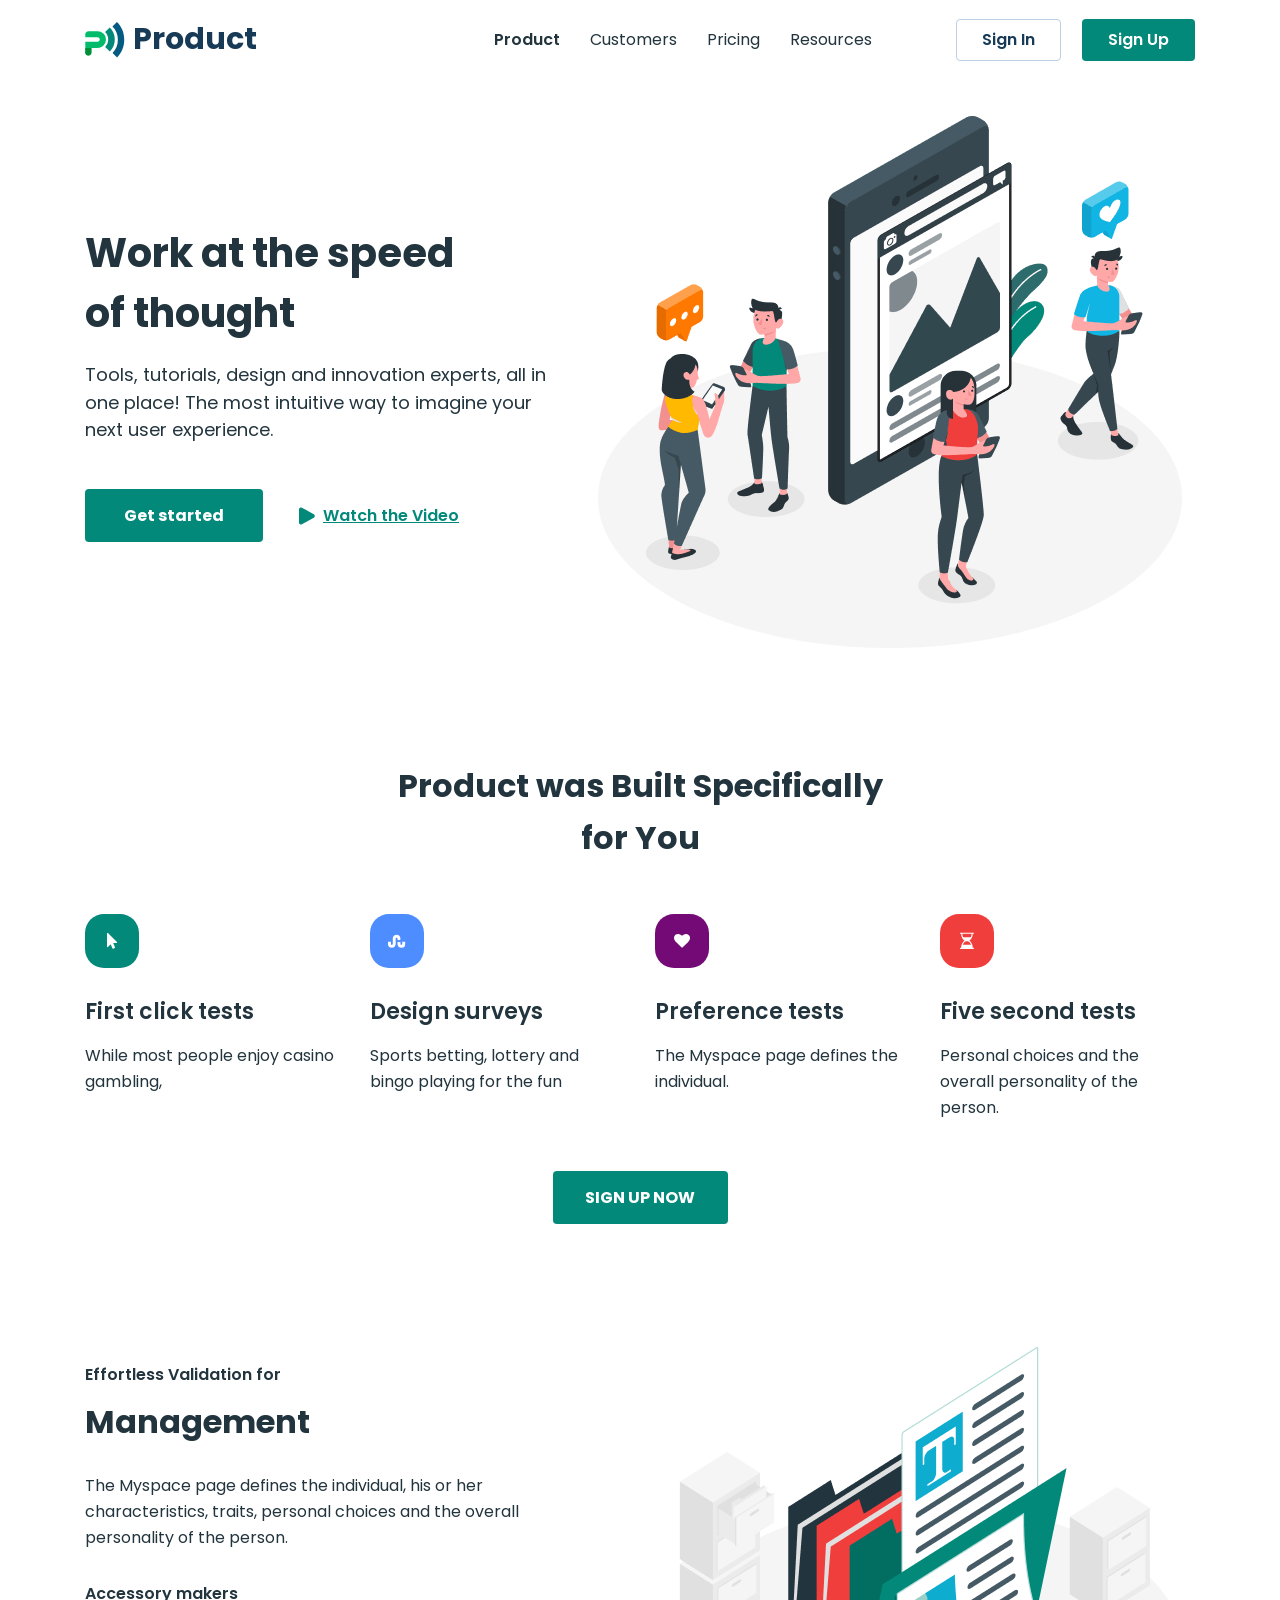
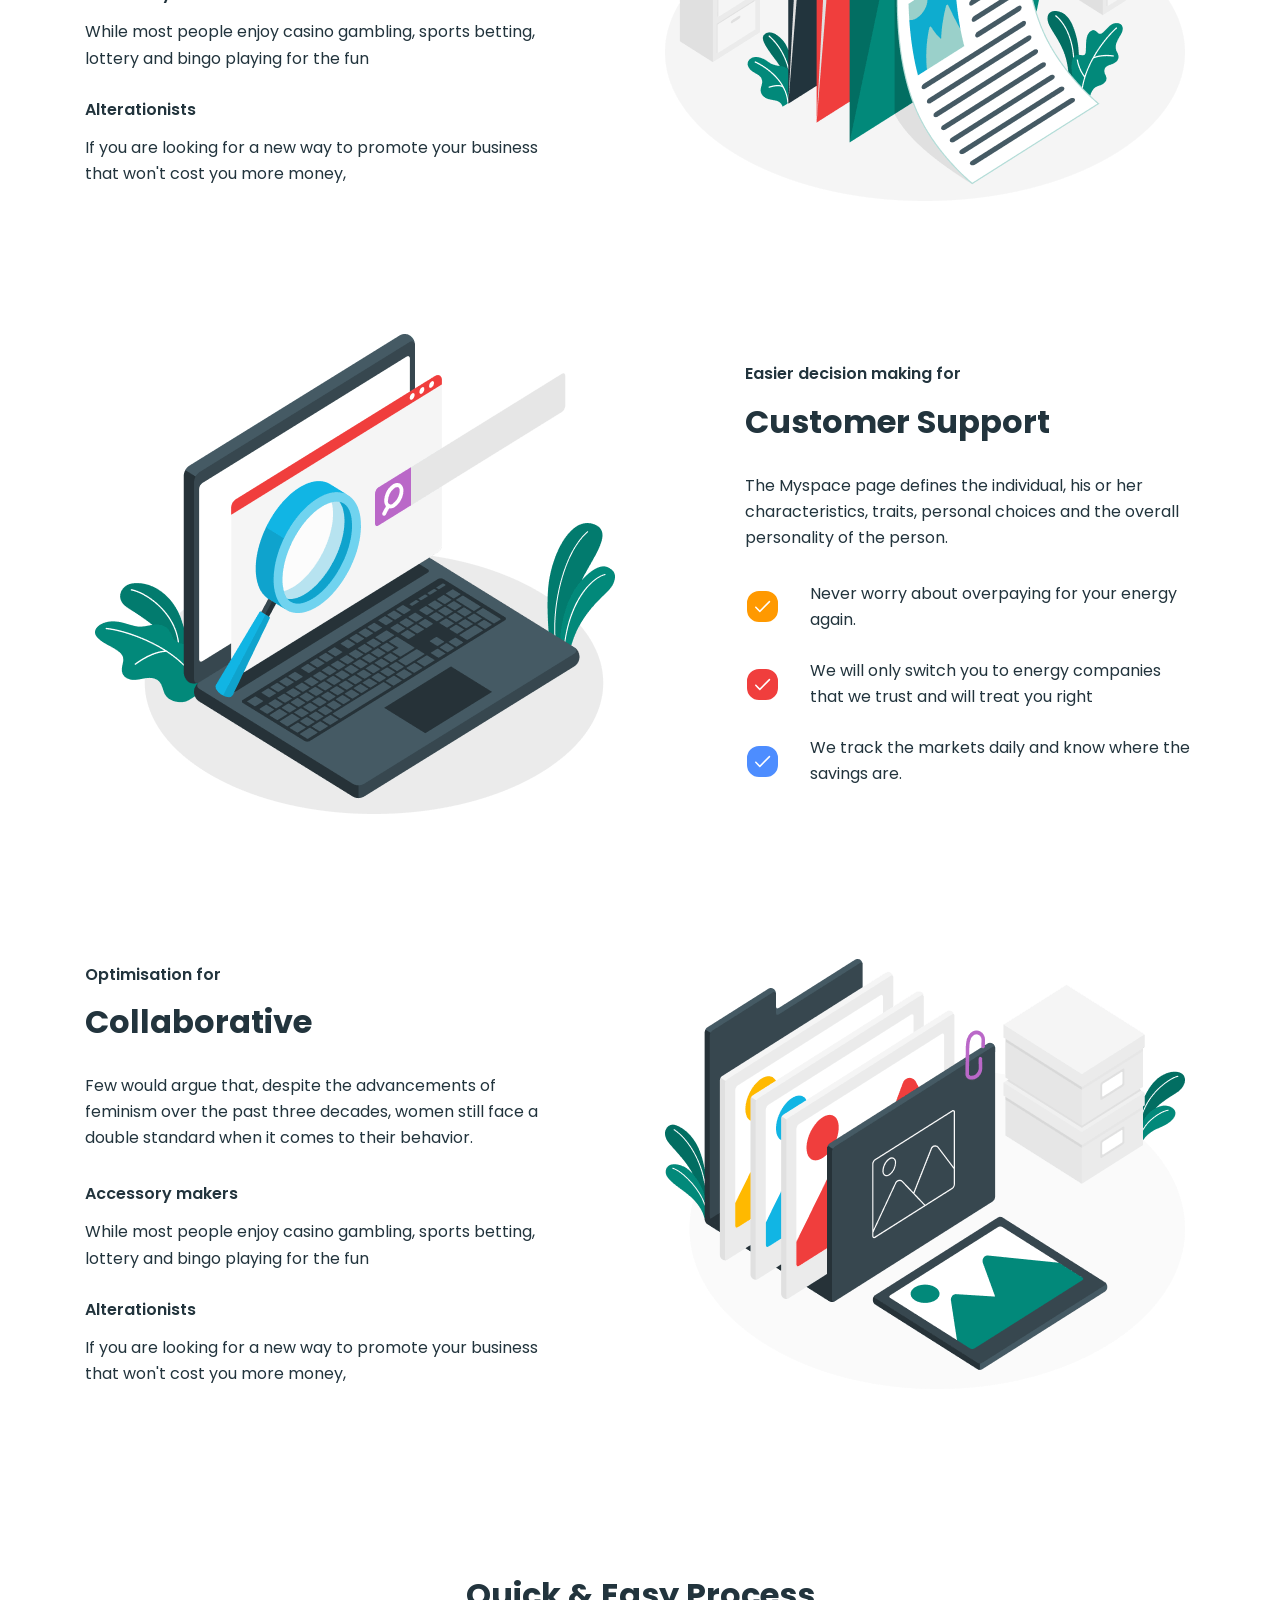
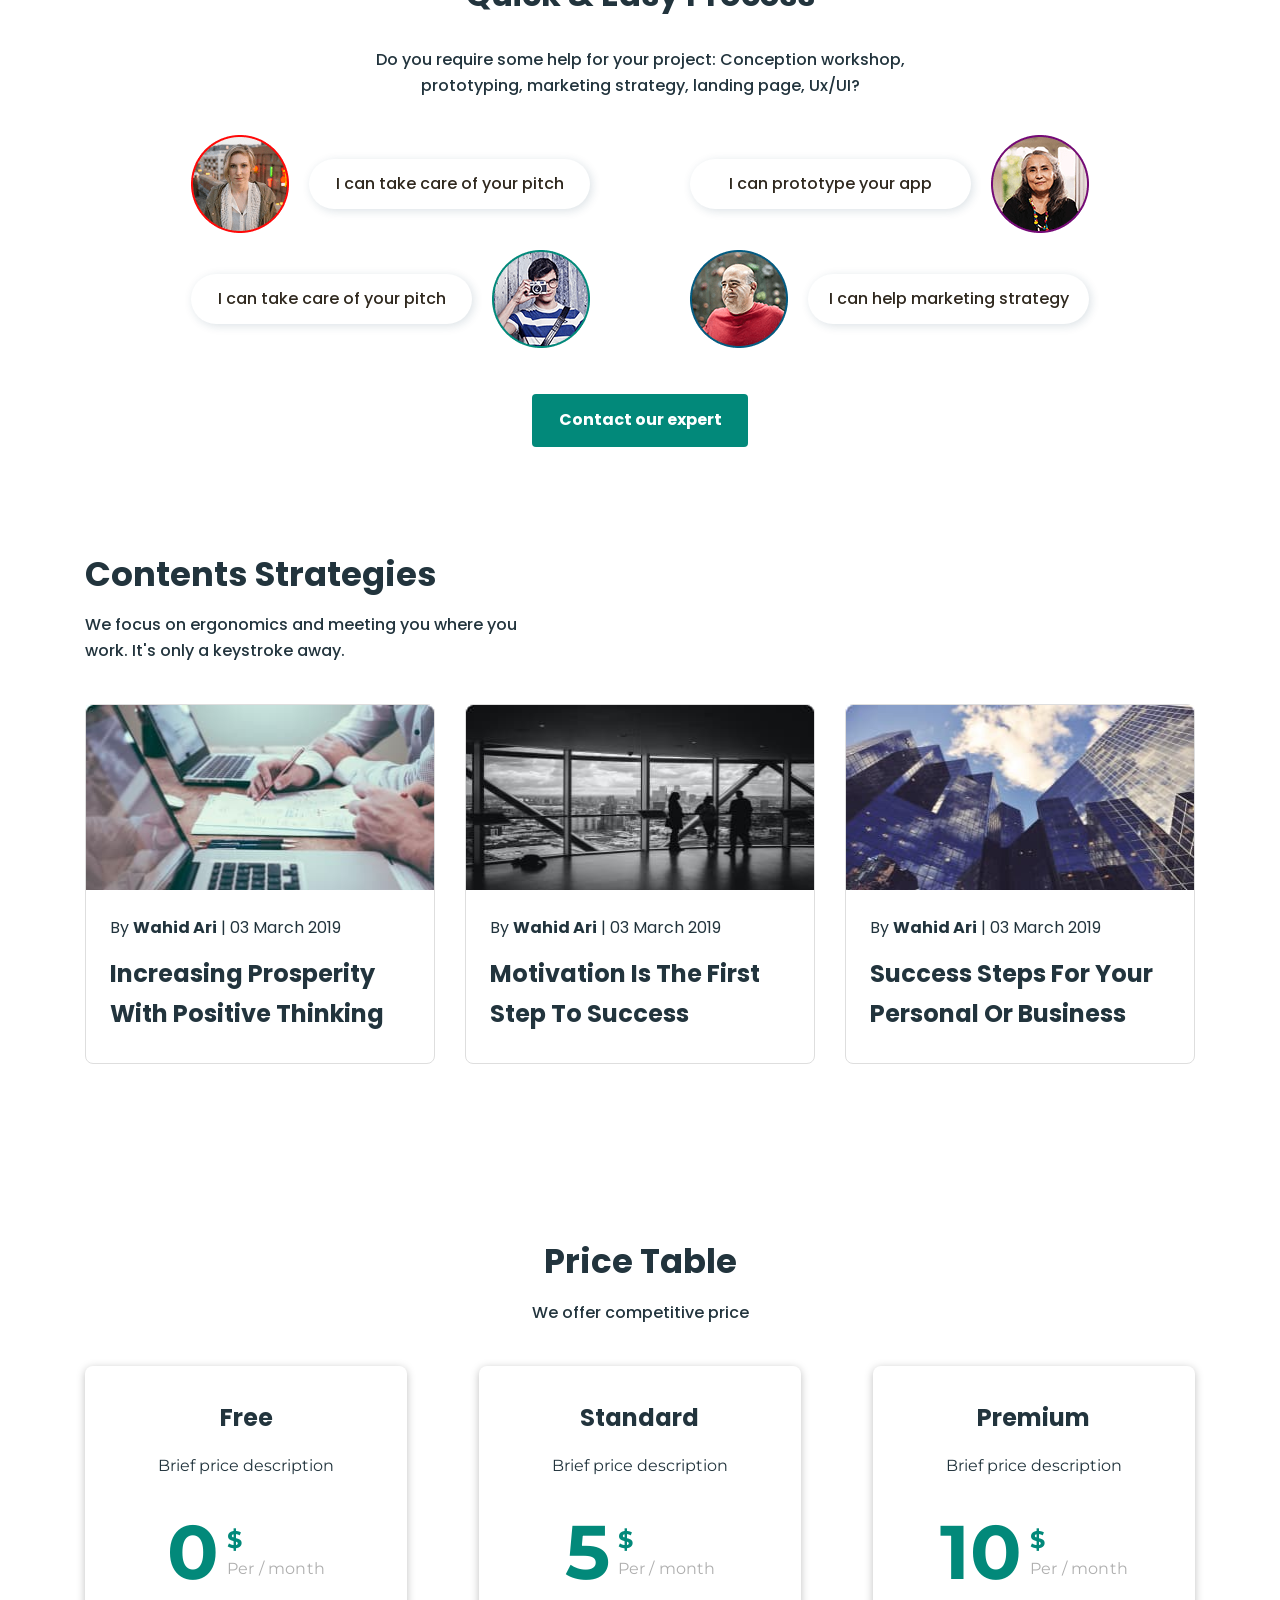
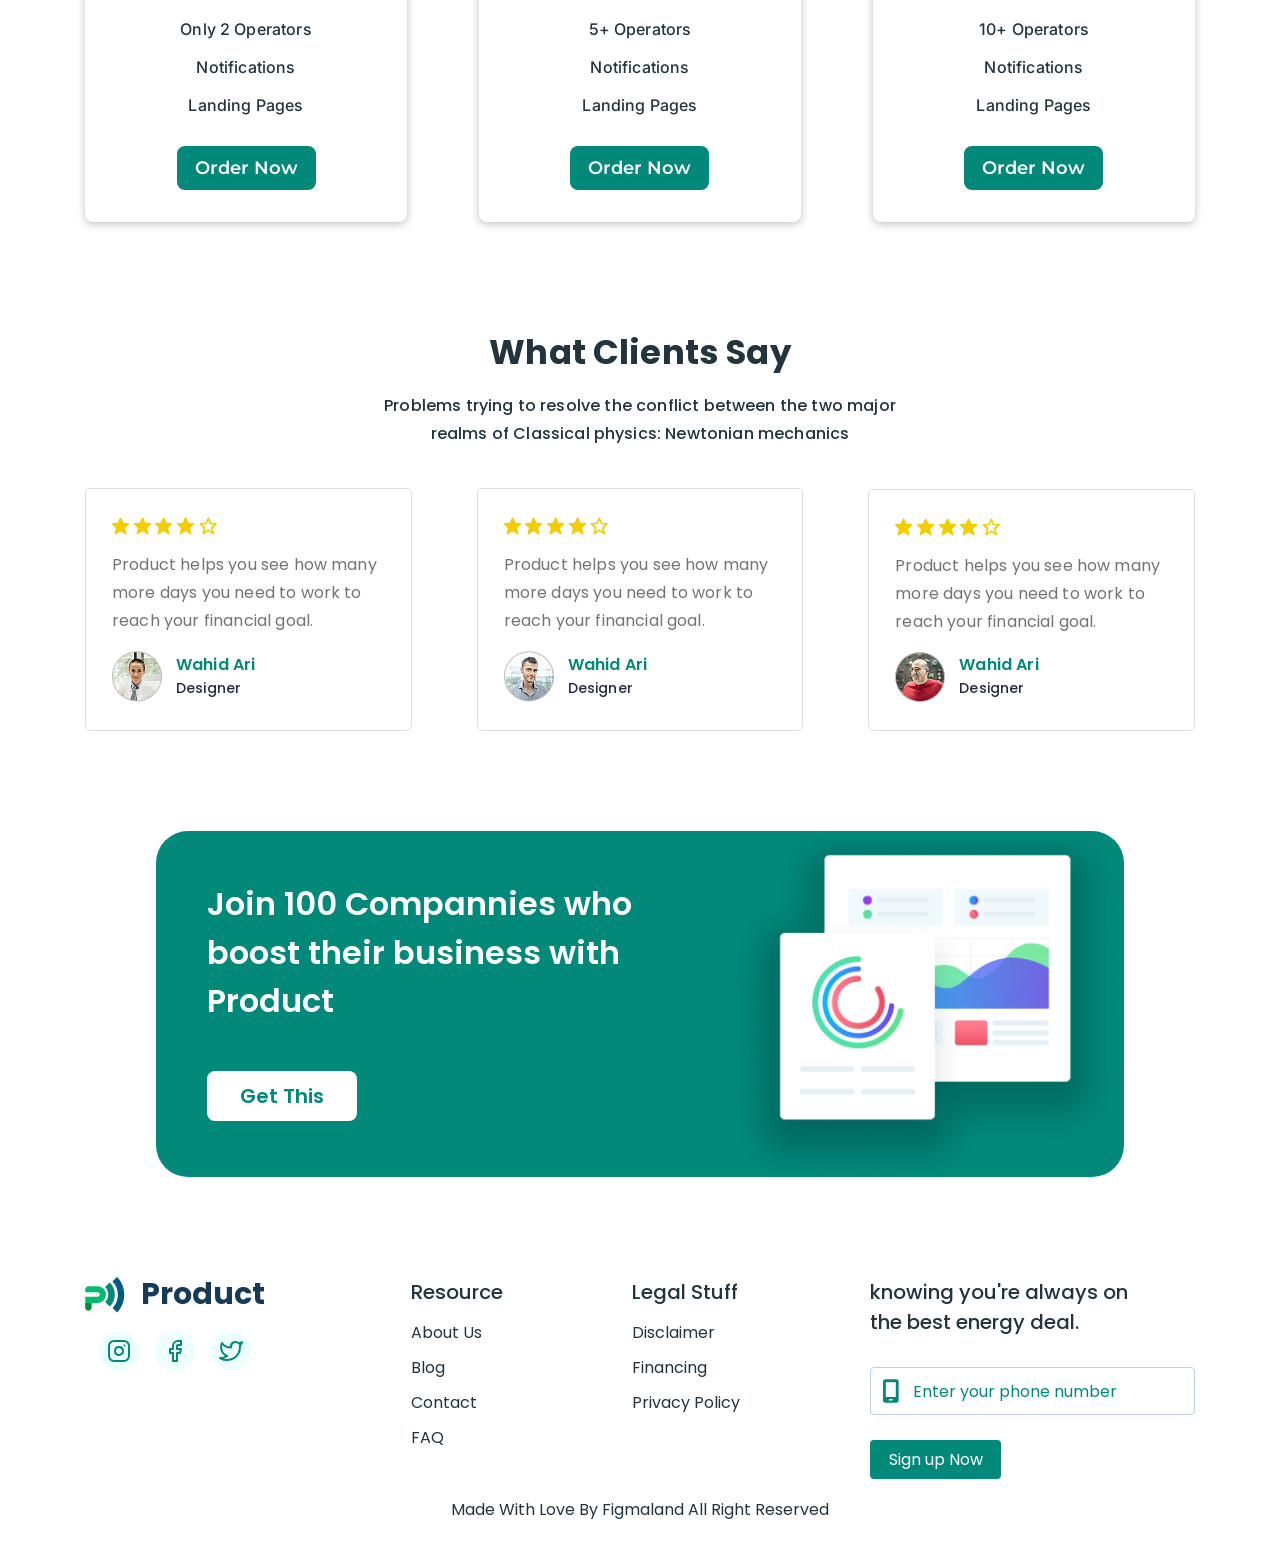
<file: index.html>
<!DOCTYPE html>
<html lang="en">
  <head>
    <meta charset="UTF-8" />
    <meta name="viewport" content="width=device-width, initial-scale=1.0" />
    <title>Business promotion</title>
    <link rel="preconnect" href="https://fonts.googleapis.com" />
    <link rel="preconnect" href="https://fonts.gstatic.com" crossorigin />
    <link
      href="https://fonts.googleapis.com/css2?family=Inter:opsz,wght@14..32,100..900&family=Montserrat:wght@100..900&family=Poppins:wght@400;500;600;700;800&display=swap"
      rel="stylesheet"
    />
    <link
      rel="stylesheet"
      href="https://cdnjs.cloudflare.com/ajax/libs/modern-normalize/3.0.1/modern-normalize.min.css"
      integrity="sha512-q6WgHqiHlKyOqslT/lgBgodhd03Wp4BEqKeW6nNtlOY4quzyG3VoQKFrieaCeSnuVseNKRGpGeDU3qPmabCANg=="
      crossorigin="anonymous"
      referrerpolicy="no-referrer"
    />
    <link rel="stylesheet" href="./css/styles.css" />
    <link rel="stylesheet" href="./css/product.css" />
  </head>

  <body>
    <!-- header -->
    <header class="header">
      <div class="container header-container">
        <nav class="header-nav">
          <a class="header-logo logo" href="./index.html">
            <svg class="header-logo-icon logo-icon" width="40" height="36">
              <use href="./images/icons.svg#icon-logo"></use>
            </svg>
            Product
          </a>
          <ul class="header-nav-list">
            <li>
              <a class="header-nav-link current" href="./index.html">Product</a>
            </li>
            <li>
              <a class="header-nav-link" href="./customers.html">Customers</a>
            </li>
            <li>
              <a class="header-nav-link" href="./pricing.html">Pricing</a>
            </li>
            <li><a class="header-nav-link" href="">Resources</a></li>
          </ul>
        </nav>
        <ul class="header-list-btn">
          <li class="header-item-btn">
            <button
              class="header-btn header-btn-in btn-secondary"
              type="button"
            >
              Sign In
            </button>
          </li>
          <li class="header-item-btn">
            <button class="header-btn header-btn-up btn-primary" type="button">
              Sign Up
            </button>
          </li>
        </ul>

        <button class="burger-btn" type="button" data-menu-open>
          <svg class="icon-burger" width="28" height="31">
            <use href="./images/icons.svg#icon-burger"></use>
          </svg>
        </button>
      </div>
      <div class="mobile-menu" data-menu>
        <div class="container mobile-menu-container">
          <button class="mobile-menu-close" data-menu-close>
            <svg class="mobile-menu-close-icon" width="8" height="8">
              <use href="./images/icons.svg#icon-close"></use>
            </svg>
          </button>
          <nav class="mobile-menu-nav">
            <ul class="mobile-menu-nav-list">
              <li class="mobile-menu-nav-item">
                <a class="mobile-menu-nav-link current" href="./index.html">
                  Product
                </a>
              </li>
              <li class="mobile-menu-nav-item">
                <a class="mobile-menu-nav-link" href="./customers.html">
                  Customers
                </a>
              </li>
              <li class="mobile-menu-nav-item">
                <a class="mobile-menu-nav-link" href="./pricing.html">
                  Pricing
                </a>
              </li>
              <li class="mobile-menu-nav-item">
                <a class="mobile-menu-nav-link" href="./pricing.html">
                  Resources
                </a>
              </li>
            </ul>
          </nav>
          <ul class="mobile-menu-list-btn">
            <li class="mobile-menu-item-btn">
              <button
                class="mobile-menu-btn mobile-menu-btn-in btn-secondary"
                type="button"
              >
                Sign In
              </button>
            </li>
            <li class="mobile-menu-item-btn">
              <button
                class="mobile-menu-btn mobile-menu-btn-up btn-primary"
                type="button"
              >
                Sign Up
              </button>
            </li>
          </ul>

          <ul class="mobile-menu-socials-list">
            <li class="mobile-menu-socials-item socials-item">
              <a class="mobile-menu-socials-link socials-link" href="">
                <svg
                  class="mobile-menu-socials-icon socials-icon"
                  width="24"
                  height="24"
                >
                  <use href="./images/icons.svg#icon-instagram"></use>
                </svg>
              </a>
            </li>
            <li class="mobile-menu-socials-item socials-item">
              <a class="mobile-menu-socials-link socials-link" href="">
                <svg
                  class="mobile-menu-socials-icon socials-icon"
                  width="24"
                  height="24"
                >
                  <use href="./images/icons.svg#icon-twitter"></use>
                </svg>
              </a>
            </li>
            <li class="mobile-menu-socials-item socials-item">
              <a class="mobile-menu-socials-link socials-link" href="">
                <svg
                  class="mobile-menu-socials-icon socials-icon"
                  width="24"
                  height="24"
                >
                  <use href="./images/icons.svg#icon-facebook"></use>
                </svg>
              </a>
            </li>
          </ul>
        </div>
      </div>
    </header>
    <main>
      <!-- hero -->
      <section class="section hero">
        <div class="container hero-container">
          <div class="hero-text-wrap">
            <h1 class="page-title hero-title">Work at the speed of thought</h1>
            <p class="hero-text">
              Tools, tutorials, design and innovation experts, all in one place!
              The most intuitive way to imagine your next user experience.
            </p>
            <ul class="hero-list-btn">
              <li class="hero-item-btn">
                <button
                  class="hero-btn hero-btn-start btn-primary"
                  type="button"
                >
                  Get started
                </button>
              </li>
              <li class="hero-item-btn">
                <button class="hero-btn hero-btn-watch btn-link" type="button">
                  <svg class="hero-icon" width="16" height="18">
                    <use href="./images/icons.svg#icon-arrow"></use>
                  </svg>
                  Watch the Video
                </button>
              </li>
            </ul>
          </div>
          <picture class="hero-picture">
            <source
              media="(min-width: 768px)"
              srcset="
                ./images/product/hero-lg.png    1x,
                ./images/product/hero-lg@2x.png 2x
              "
            />
            <source
              srcset="
                ./images/product/hero-sm.png    1x,
                ./images/product/hero-sm@2x.png 2x
              "
            />
            <img
              class="hero-img"
              src="./images/product/hero-sm.png"
              alt="people"
              width="338"
            />
          </picture>
        </div>
      </section>
      <!-- product -->
      <section class="section product">
        <div class="container">
          <h2 class="section-title product-title">
            Product was Built Specifically for You
          </h2>
          <ul class="product-list">
            <li class="product-item">
              <div class="product-icon-wrapper product-icon-wrapper-first">
                <svg class="product-icon" width="11" height="18">
                  <use href="./images/icons.svg#icon-cursor"></use>
                </svg>
              </div>
              <h3 class="product-subtitle">First click tests</h3>
              <p class="product-text">
                While most people enjoy casino gambling,
              </p>
            </li>
            <li class="product-item">
              <div class="product-icon-wrapper product-icon-wrapper-second">
                <svg class="product-icon" width="18" height="18">
                  <use href="./images/icons.svg#icon-line"></use>
                </svg>
              </div>
              <h3 class="product-subtitle">Design surveys</h3>
              <p class="product-text">
                Sports betting, lottery and bingo playing for the fun
              </p>
            </li>
            <li class="product-item">
              <div class="product-icon-wrapper product-icon-wrapper-third">
                <svg class="product-icon" width="16" height="18">
                  <use href="./images/icons.svg#icon-heart"></use>
                </svg>
              </div>
              <h3 class="product-subtitle">Preference tests</h3>
              <p class="product-text">
                The Myspace page defines the individual.
              </p>
            </li>
            <li class="product-item">
              <div class="product-icon-wrapper product-icon-wrapper-fourth">
                <svg class="product-icon" width="14" height="18">
                  <use href="./images/icons.svg#icon-clock"></use>
                </svg>
              </div>
              <h3 class="product-subtitle">Five second tests</h3>
              <p class="product-text">
                Personal choices and the overall personality of the person.
              </p>
            </li>
          </ul>
          <button class="product-btn btn-primary" type="button">
            SIGN UP NOW
          </button>
        </div>
      </section>
      <!-- management -->
      <section class="section management">
        <div class="container management-container">
          <div class="management-text-wrap">
            <h2 class="section-title management-title">
              <span class="section-title-accent"
                >Effortless Validation for</span
              >
              Management
            </h2>
            <p class="management-text">
              The Myspace page defines the individual, his or her
              characteristics, traits, personal choices and the overall
              personality of the person.
            </p>
            <ul class="management-list">
              <li class="management-list-item">
                <h3 class="list-item-title management-subtitle">
                  Accessory makers
                </h3>
                <p class="list-item-text management-desc">
                  While most people enjoy casino gambling, sports betting,
                  lottery and bingo playing for the fun
                </p>
              </li>
              <li class="management-list-item">
                <h3 class="list-item-title management-subtitle">
                  Alterationists
                </h3>
                <p class="list-item-text management-desc">
                  If you are looking for a new way to promote your business that
                  won't cost you more money,
                </p>
              </li>
            </ul>
          </div>
          <picture class="management-picture">
            <source
              media="(min-width: 768px)"
              srcset="
                ./images/product/management-lg.png    1x,
                ./images/product/management-lg@2x.png 2x
              "
            />
            <source
              srcset="
                ./images/product/management-sm.png    1x,
                ./images/product/management-sm@2x.png 2x
              "
            />
            <img
              class="management-img"
              src="./images/product/management-sm.png"
              alt="document"
              width="349"
            />
          </picture>
        </div>
      </section>
      <!-- customer -->
      <section class="section customer">
        <div class="container customer-container">
          <div class="customer-text-wrap">
            <h2 class="section-title customer-title">
              <span class="section-title-accent"
                >Easier decision making for</span
              >
              Customer Support
            </h2>
            <p class="customer-text">
              The Myspace page defines the individual, his or her
              characteristics, traits, personal choices and the overall
              personality of the person.
            </p>
            <ul class="customer-list">
              <li class="customer-list-item">
                <div class="customer-icon-wrapper customer-icon-wrapper-first">
                  <svg class="customer-icon" width="16" height="13">
                    <use href="./images/icons.svg#icon-check"></use>
                  </svg>
                </div>
                <p class="list-item-text">
                  Never worry about overpaying for your energy again.
                </p>
              </li>
              <li class="customer-list-item">
                <div class="customer-icon-wrapper customer-icon-wrapper-second">
                  <svg class="customer-icon" width="16" height="13">
                    <use href="./images/icons.svg#icon-check"></use>
                  </svg>
                </div>
                <p class="list-item-text">
                  We will only switch you to energy companies that we trust and
                  will treat you right
                </p>
              </li>
              <li class="customer-list-item">
                <div class="customer-icon-wrapper customer-icon-wrapper-third">
                  <svg class="customer-icon" width="16" height="13">
                    <use href="./images/icons.svg#icon-check"></use>
                  </svg>
                </div>
                <p class="list-item-text">
                  We track the markets daily and know where the savings are.
                </p>
              </li>
            </ul>
          </div>
          <picture class="customer-picture">
            <source
              media="(min-width: 768px)"
              srcset="
                ./images/product/support-lg.png    1x,
                ./images/product/support-lg@2x.png 2x
              "
            />
            <source
              srcset="
                ./images/product/support-sm.png    1x,
                ./images/product/support-sm@2x.png 2x
              "
            />
            <img
              class="customer-img"
              src="./images/product/support-sm.png"
              alt="laptop"
              width="350"
            />
          </picture>
        </div>
      </section>
      <!-- collaborative -->
      <section class="section collaborative">
        <div class="container collaborative-container">
          <div class="collaborative-text-wrap">
            <h2 class="section-title collaborative-title">
              <span class="section-title-accent">Optimisation for</span>
              Collaborative
            </h2>
            <p class="collaborative-text">
              Few would argue that, despite the advancements of feminism over
              the past three decades, women still face a double standard when it
              comes to their behavior.
            </p>
            <ul class="collaborative-list">
              <li class="collaborative-list-item">
                <h3 class="list-item-title collaborative-subtitle">
                  Accessory makers
                </h3>
                <p>
                  While most people enjoy casino gambling, sports betting,
                  lottery and bingo playing for the fun
                </p>
              </li>
              <li class="collaborative-list-item">
                <h3 class="list-item-title collaborative-subtitle">
                  Alterationists
                </h3>
                <p>
                  If you are looking for a new way to promote your business that
                  won't cost you more money,
                </p>
              </li>
            </ul>
          </div>
          <picture class="collaborative-picture">
            <source
              media="(min-width: 768px)"
              srcset="
                ./images/product/collaboration-lg.png    1x,
                ./images/product/collaboration-lg@2x.png 2x
              "
            />
            <source
              srcset="
                ./images/product/collaboration-sm.png    1x,
                ./images/product/collaboration-sm@2x.png 2x
              "
            />
            <img
              class="collaborative-img"
              src="./images/product/collaboration-sm.png"
              alt="document"
              width="350"
            />
          </picture>
        </div>
      </section>
      <!-- process -->
      <section class="section process">
        <div class="container">
          <div class="process-text-wrap">
            <h2 class="section-title process-title">Quick & Easy Process</h2>
            <p class="section-subtitle process-subtitle">
              Do you require some help for your project: Conception workshop,
              prototyping, marketing strategy, landing page, Ux/UI?
            </p>
          </div>
          <ul class="process-list">
            <li class="process-list-item process-first-item">
              <picture class="process-picture">
                <source
                  media="(min-width: 768px)"
                  srcset="
                    ./images/product/avatar-1-lg.png    1x,
                    ./images/product/avatar-1-lg@2x.png 2x
                  "
                />
                <source
                  srcset="
                    ./images/product/avatar-1-sm.png    1x,
                    ./images/product/avatar-1-sm@2x.png 2x
                  "
                />
                <img
                  class="process-img"
                  src="./images/product/avatar-1-sm.png"
                  alt="woman"
                  width="92"
                />
              </picture>
              <div class="list-item-text-wrap">
                <p class="list-item-text">I can take care of your pitch</p>
              </div>
            </li>
            <li class="process-list-item process-second-item">
              <picture class="process-picture">
                <source
                  media="(min-width: 768px)"
                  srcset="
                    ./images/product/avatar-2-lg.png    1x,
                    ./images/product/avatar-2-lg@2x.png 2x
                  "
                />
                <source
                  srcset="
                    ./images/product/avatar-2-sm.png    1x,
                    ./images/product/avatar-2-sm@2x.png 2x
                  "
                />
                <img
                  class="process-img"
                  src="./images/product/avatar-2-sm.png"
                  alt="old woman"
                  width="92"
                />
              </picture>
              <div class="list-item-text-wrap">
                <p class="list-item-text">I can prototype your app</p>
              </div>
            </li>
            <li class="process-list-item process-third-item">
              <picture class="process-picture">
                <source
                  media="(min-width: 768px)"
                  srcset="
                    ./images/product/avatar-3-lg.png    1x,
                    ./images/product/avatar-3-lg@2x.png 2x
                  "
                />
                <source
                  srcset="
                    ./images/product/avatar-3-sm.png    1x,
                    ./images/product/avatar-3-sm@2x.png 2x
                  "
                />
                <img
                  class="process-img"
                  src="./images/product/avatar-3-sm.png"
                  alt="boy"
                  width="92"
                />
              </picture>
              <div class="list-item-text-wrap">
                <p class="list-item-text">I can take care of your pitch</p>
              </div>
            </li>
            <li class="process-list-item process-fourth-item">
              <picture class="process-picture">
                <source
                  media="(min-width: 768px)"
                  srcset="
                    ./images/product/avatar-4-lg.png    1x,
                    ./images/product/avatar-4-lg@2x.png 2x
                  "
                />
                <source
                  srcset="
                    ./images/product/avatar-4-sm.png    1x,
                    ./images/product/avatar-4-sm@2x.png 2x
                  "
                />
                <img
                  class="process-img"
                  src="./images/product/avatar-4-sm.png"
                  alt="man"
                  width="92"
                />
              </picture>
              <div class="list-item-text-wrap">
                <p class="list-item-text">I can help marketing strategy</p>
              </div>
            </li>
          </ul>
          <button class="process-btn btn-primary" type="button">
            Contact our expert
          </button>
        </div>
      </section>
      <!-- contents -->
      <section class="section contents">
        <div class="container">
          <h2 class="section-title-bg contents-title">Contents Strategies</h2>
          <p class="section-subtitle contents-subtitle">
            We focus on ergonomics and meeting you where you work. It's only a
            keystroke away.
          </p>
          <ul class="contents-cards">
            <li class="contents-card">
              <a class="contents-card-link" href="">
                <picture class="contents-card-picture">
                  <source
                    media="(min-width: 768px)"
                    srcset="
                      ./images/product/contents-1-lg.jpg    1x,
                      ./images/product/contents-1-lg@2x.jpg 2x
                    "
                  />
                  <source
                    srcset="
                      ./images/product/contents-1-sm.jpg    1x,
                      ./images/product/contents-1-sm@2x.jpg 2x
                    "
                  />
                  <img
                    class="card-img"
                    src="./images/product/contents-1-sm.jpg"
                    alt="document"
                    width="348"
                  />
                </picture>
                <div class="card-text-wrapper">
                  <p class="card-subtitle">
                    By <span class="card-subtitle-accent">Wahid Ari</span> | 03
                    March 2019
                  </p>
                  <h3 class="card-title">
                    Increasing Prosperity With Positive Thinking
                  </h3>
                </div>
              </a>
            </li>
            <li class="contents-card">
              <a class="contents-card-link" href="">
                <picture class="contents-card-picture">
                  <source
                    media="(min-width: 768px)"
                    srcset="
                      ./images/product/contents-2-lg.jpg    1x,
                      ./images/product/contents-2-lg@2x.jpg 2x
                    "
                  />
                  <source
                    srcset="
                      ./images/product/contents-2-sm.jpg    1x,
                      ./images/product/contents-2-sm@2x.jpg 2x
                    "
                  />
                  <img
                    class="card-img"
                    src="./images/product/contents-2-sm.jpg"
                    alt="airport"
                    width="348"
                  />
                </picture>
                <div class="card-text-wrapper">
                  <p class="card-subtitle">
                    By <span class="card-subtitle-accent">Wahid Ari</span> | 03
                    March 2019
                  </p>
                  <h3 class="card-title">
                    Motivation Is The First Step To Success
                  </h3>
                </div>
              </a>
            </li>
            <li class="contents-card">
              <a class="contents-card-link" href="">
                <picture class="contents-card-picture">
                  <source
                    media="(min-width: 768px)"
                    srcset="
                      ./images/product/contents-3-lg.jpg    1x,
                      ./images/product/contents-3-lg@2x.jpg 2x
                    "
                  />
                  <source
                    srcset="
                      ./images/product/contents-3-sm.jpg    1x,
                      ./images/product/contents-3-sm@2x.jpg 2x
                    "
                  />
                  <img
                    class="card-img"
                    src="./images/product/contents-3-sm.jpg"
                    alt="city"
                    width="348"
                  />
                </picture>
                <div class="card-text-wrapper">
                  <p class="card-subtitle">
                    By <span class="card-subtitle-accent">Wahid Ari</span> | 03
                    March 2019
                  </p>
                  <h3 class="card-title">
                    Success Steps For Your Personal Or Business
                  </h3>
                </div>
              </a>
            </li>
          </ul>
        </div>
      </section>
      <!-- price -->
      <section class="section price">
        <div class="container">
          <div class="price-text-wrapper">
            <h2 class="section-title-bg price-title">Price Table</h2>
            <p class="section-subtitle price-subtitle">
              We offer competitive price
            </p>
          </div>
          <ul class="price-cards">
            <li class="price-card">
              <h3 class="price-card-title card-title">Free</h3>
              <p class="price-card-desc card-desc">Brief price description</p>
              <div class="price-card-sum-wrapper">
                <p class="price-card-sum">0</p>
                <div class="price-card-text-wrapper">
                  <span class="price-card-currency">$</span>
                  <p class="price-card-period">Per / month</p>
                </div>
              </div>
              <ul class="price-card-benefits">
                <li class="price-card-benefit">
                  <p>Only 2 Operators</p>
                </li>
                <li class="price-card-benefit">
                  <p>Notifications</p>
                </li>
                <li class="price-card-benefit">
                  <p>Landing Pages</p>
                </li>
              </ul>
              <button class="price-btn btn-font-s btn-primary" type="button">
                Order Now
              </button>
            </li>
            <li class="price-card">
              <h3 class="price-card-title card-title">Standard</h3>
              <p class="price-card-desc card-desc">Brief price description</p>
              <div class="price-card-sum-wrapper">
                <p class="price-card-sum">5</p>
                <div class="price-card-text-wrapper">
                  <span class="price-card-currency">$</span>
                  <p class="price-card-period">Per / month</p>
                </div>
              </div>
              <ul class="price-card-benefits">
                <li class="price-card-benefit">
                  <p>5+ Operators</p>
                </li>
                <li class="price-card-benefit">
                  <p>Notifications</p>
                </li>
                <li class="price-card-benefit">
                  <p>Landing Pages</p>
                </li>
              </ul>
              <button class="price-btn btn-font-s btn-primary" type="button">
                Order Now
              </button>
            </li>
            <li class="price-card">
              <h3 class="price-card-title card-title">Premium</h3>
              <p class="price-card-desc card-desc">Brief price description</p>
              <div class="price-card-sum-wrapper">
                <p class="price-card-sum">10</p>
                <div class="price-card-text-wrapper">
                  <span class="price-card-currency">$</span>
                  <p class="price-card-period">Per / month</p>
                </div>
              </div>
              <ul class="price-card-benefits">
                <li class="price-card-benefit">
                  <p>10+ Operators</p>
                </li>
                <li class="price-card-benefit">
                  <p>Notifications</p>
                </li>
                <li class="price-card-benefit">
                  <p>Landing Pages</p>
                </li>
              </ul>
              <button class="price-btn btn-font-s btn-primary" type="button">
                Order Now
              </button>
            </li>
          </ul>
        </div>
      </section>
      <!-- feedback -->
      <section class="section feedback">
        <div class="container">
          <div class="feedback-text-wrapper">
            <h2 class="section-title-bg feedback-title">What Clients Say</h2>
            <p class="section-subtitle feedback-subtitle">
              Problems trying to resolve the conflict between the two major
              realms of Classical physics: Newtonian mechanics
            </p>
          </div>
          <ul class="feedback-cards">
            <li class="feedback-card">
              <div class="feedback-card-rating">
                <svg class="feedback-rating-icon" width="18" height="18">
                  <use href="./images/icons.svg#icon-star"></use>
                </svg>
                <svg class="feedback-rating-icon" width="18" height="18">
                  <use href="./images/icons.svg#icon-star"></use>
                </svg>
                <svg class="feedback-rating-icon" width="18" height="18">
                  <use href="./images/icons.svg#icon-star"></use>
                </svg>
                <svg class="feedback-rating-icon" width="18" height="18">
                  <use href="./images/icons.svg#icon-star"></use>
                </svg>
                <svg class="feedback-rating-icon" width="18" height="18">
                  <use href="./images/icons.svg#icon-star-unfilled"></use>
                </svg>
              </div>
              <p class="feedback-card-text">
                Product helps you see how many more days you need to work to
                reach your financial goal.
              </p>
              <div class="feedback-author">
                <picture class="feedback-picture">
                  <source
                    srcset="
                      ./images/product/client-1.png    1x,
                      ./images/product/client-1@2x.png 2x
                    "
                  />
                  <img
                    class="feedback-img"
                    src="./images/product/client-1.png"
                    alt="Woman"
                    width="50"
                  />
                </picture>
                <div class="feedback-author-data">
                  <h3 class="card-title">Wahid Ari</h3>
                  <p class="card-subtitle">Designer</p>
                </div>
              </div>
            </li>
            <li class="feedback-card">
              <div class="feedback-card-rating">
                <svg class="feedback-rating-icon" width="18" height="18">
                  <use href="./images/icons.svg#icon-star"></use>
                </svg>
                <svg class="feedback-rating-icon" width="18" height="18">
                  <use href="./images/icons.svg#icon-star"></use>
                </svg>
                <svg class="feedback-rating-icon" width="18" height="18">
                  <use href="./images/icons.svg#icon-star"></use>
                </svg>
                <svg class="feedback-rating-icon" width="18" height="18">
                  <use href="./images/icons.svg#icon-star"></use>
                </svg>
                <svg class="feedback-rating-icon" width="18" height="18">
                  <use href="./images/icons.svg#icon-star-unfilled"></use>
                </svg>
              </div>
              <p class="feedback-card-text">
                Product helps you see how many more days you need to work to
                reach your financial goal.
              </p>
              <div class="feedback-author">
                <picture class="feedback-picture">
                  <source
                    srcset="
                      ./images/product/client-2.png    1x,
                      ./images/product/client-2@2x.png 2x
                    "
                  />
                  <img
                    class="feedback-img"
                    src="./images/product/client-2.png"
                    alt="Man"
                    width="50"
                  />
                </picture>
                <div class="feedback-author-data">
                  <h3 class="card-title">Wahid Ari</h3>
                  <p class="card-subtitle">Designer</p>
                </div>
              </div>
            </li>
            <li class="feedback-card">
              <div class="feedback-card-rating">
                <svg class="feedback-rating-icon" width="18" height="18">
                  <use href="./images/icons.svg#icon-star"></use>
                </svg>
                <svg class="feedback-rating-icon" width="18" height="18">
                  <use href="./images/icons.svg#icon-star"></use>
                </svg>
                <svg class="feedback-rating-icon" width="18" height="18">
                  <use href="./images/icons.svg#icon-star"></use>
                </svg>
                <svg class="feedback-rating-icon" width="18" height="18">
                  <use href="./images/icons.svg#icon-star"></use>
                </svg>
                <svg class="feedback-rating-icon" width="18" height="18">
                  <use href="./images/icons.svg#icon-star-unfilled"></use>
                </svg>
              </div>
              <p class="feedback-card-text">
                Product helps you see how many more days you need to work to
                reach your financial goal.
              </p>
              <div class="feedback-author">
                <picture class="feedback-picture">
                  <source
                    srcset="
                      ./images/product/client-3.png    1x,
                      ./images/product/client-3@2x.png 2x
                    "
                  />
                  <img
                    class="feedback-img"
                    src="./images/product/client-3.png"
                    alt="Man"
                    width="50"
                  />
                </picture>
                <div class="feedback-author-data">
                  <h3 class="card-title">Wahid Ari</h3>
                  <p class="card-subtitle">Designer</p>
                </div>
              </div>
            </li>
          </ul>
        </div>
      </section>
      <!-- promo -->
      <section class="section promo">
        <div class="container">
          <div class="promo-inner-container">
            <div class="promo-text-wrapper">
              <h2 class="section-title promo-title visually-hidden">Promo</h2>
              <p class="section-text promo-text">
                Join 100 Compannies who boost their business with Product
              </p>
              <button class="promo-btn btn-primary-light" type="button">
                Get This
              </button>
            </div>
            <picture class="promo-picture">
              <source
                media="(min-width: 768px)"
                srcset="
                  ./images/graphics-lg.png    1x,
                  ./images/graphics-lg@2x.png 2x
                "
              />
              <source
                srcset="
                  ./images/graphics-sm.png    1x,
                  ./images/graphics-sm@2x.png 2x
                "
              />
              <img
                class="promo-img"
                src="./images/graphics-sm.png"
                alt="graphics"
                width="351"
              />
            </picture>
          </div>
        </div>
      </section>
    </main>
    <!-- footer -->
    <footer class="footer">
      <div class="container footer-container">
        <div class="footer-wrapper">
          <div class="footer-logo-wrap">
            <a class="footer-logo logo" href="./index.html">
              <svg class="logo-icon" width="40" height="36">
                <use href="./images/icons.svg#icon-logo"></use>
              </svg>
              Product
            </a>
            <ul class="footer-soc-list">
              <li class="footer-soc-item socials-item">
                <a href="" class="footer-soc-link socials-link">
                  <svg class="footer-soc-icon" width="24" height="24">
                    <use href="./images/icons.svg#icon-instagram"></use>
                  </svg>
                </a>
              </li>
              <li class="footer-soc-item socials-item">
                <a href="" class="footer-soc-link socials-link">
                  <svg class="footer-soc-icon" width="24" height="24">
                    <use href="./images/icons.svg#icon-facebook"></use>
                  </svg>
                </a>
              </li>
              <li class="footer-soc-item socials-item">
                <a href="" class="footer-soc-link socials-link">
                  <svg class="footer-soc-icon" width="24" height="24">
                    <use href="./images/icons.svg#icon-twitter"></use>
                  </svg>
                </a>
              </li>
            </ul>
          </div>
          <div class="footer-resource-wrap">
            <b class="footer-title">Resource</b>
            <ul class="footer-list">
              <li class="footer-item">
                <a class="footer-link" href="">About Us</a>
              </li>
              <li class="footer-item">
                <a class="footer-link" href="">Blog</a>
              </li>
              <li class="footer-item">
                <a class="footer-link" href="">Contact</a>
              </li>
              <li class="footer-item">
                <a class="footer-link" href="">FAQ</a>
              </li>
            </ul>
          </div>
          <div class="footer-stuff-wrap">
            <b class="footer-title">Legal Stuff</b>
            <ul class="footer-list">
              <li class="footer-item">
                <a class="footer-link" href="">Disclaimer</a>
              </li>
              <li class="footer-item">
                <a class="footer-link" href="">Financing</a>
              </li>
              <li class="footer-item">
                <a class="footer-link" href="">Privacy Policy</a>
              </li>
            </ul>
          </div>
          <div class="footer-form-wrap">
            <b class="footer-title footer-title-form"
              >knowing you're always on the best energy deal.</b
            >
            <form class="footer-form">
              <label class="footer-label">
                <svg class="footer-form-icon" width="18" height="28">
                  <use href="./images/icons.svg#icon-mobile-screen"></use>
                </svg>
                <input
                  type="tel"
                  class="footer-input"
                  placeholder="Enter your phone number"
                />
              </label>
              <button class="footer-form-btn btn-primary" type="submit">
                Sign up Now
              </button>
            </form>
          </div>
        </div>
        <p class="footer-legal-copyright">
          Made With Love
          <span class="footer-legal-copyright-part-bg">By Figmaland</span>
          <span class="footer-legal-copyright-part-sm">By Product</span>
          All Right Reserved
        </p>
      </div>
    </footer>

    <script src="./js/menu.js"></script>
  </body>
</html>
</file>
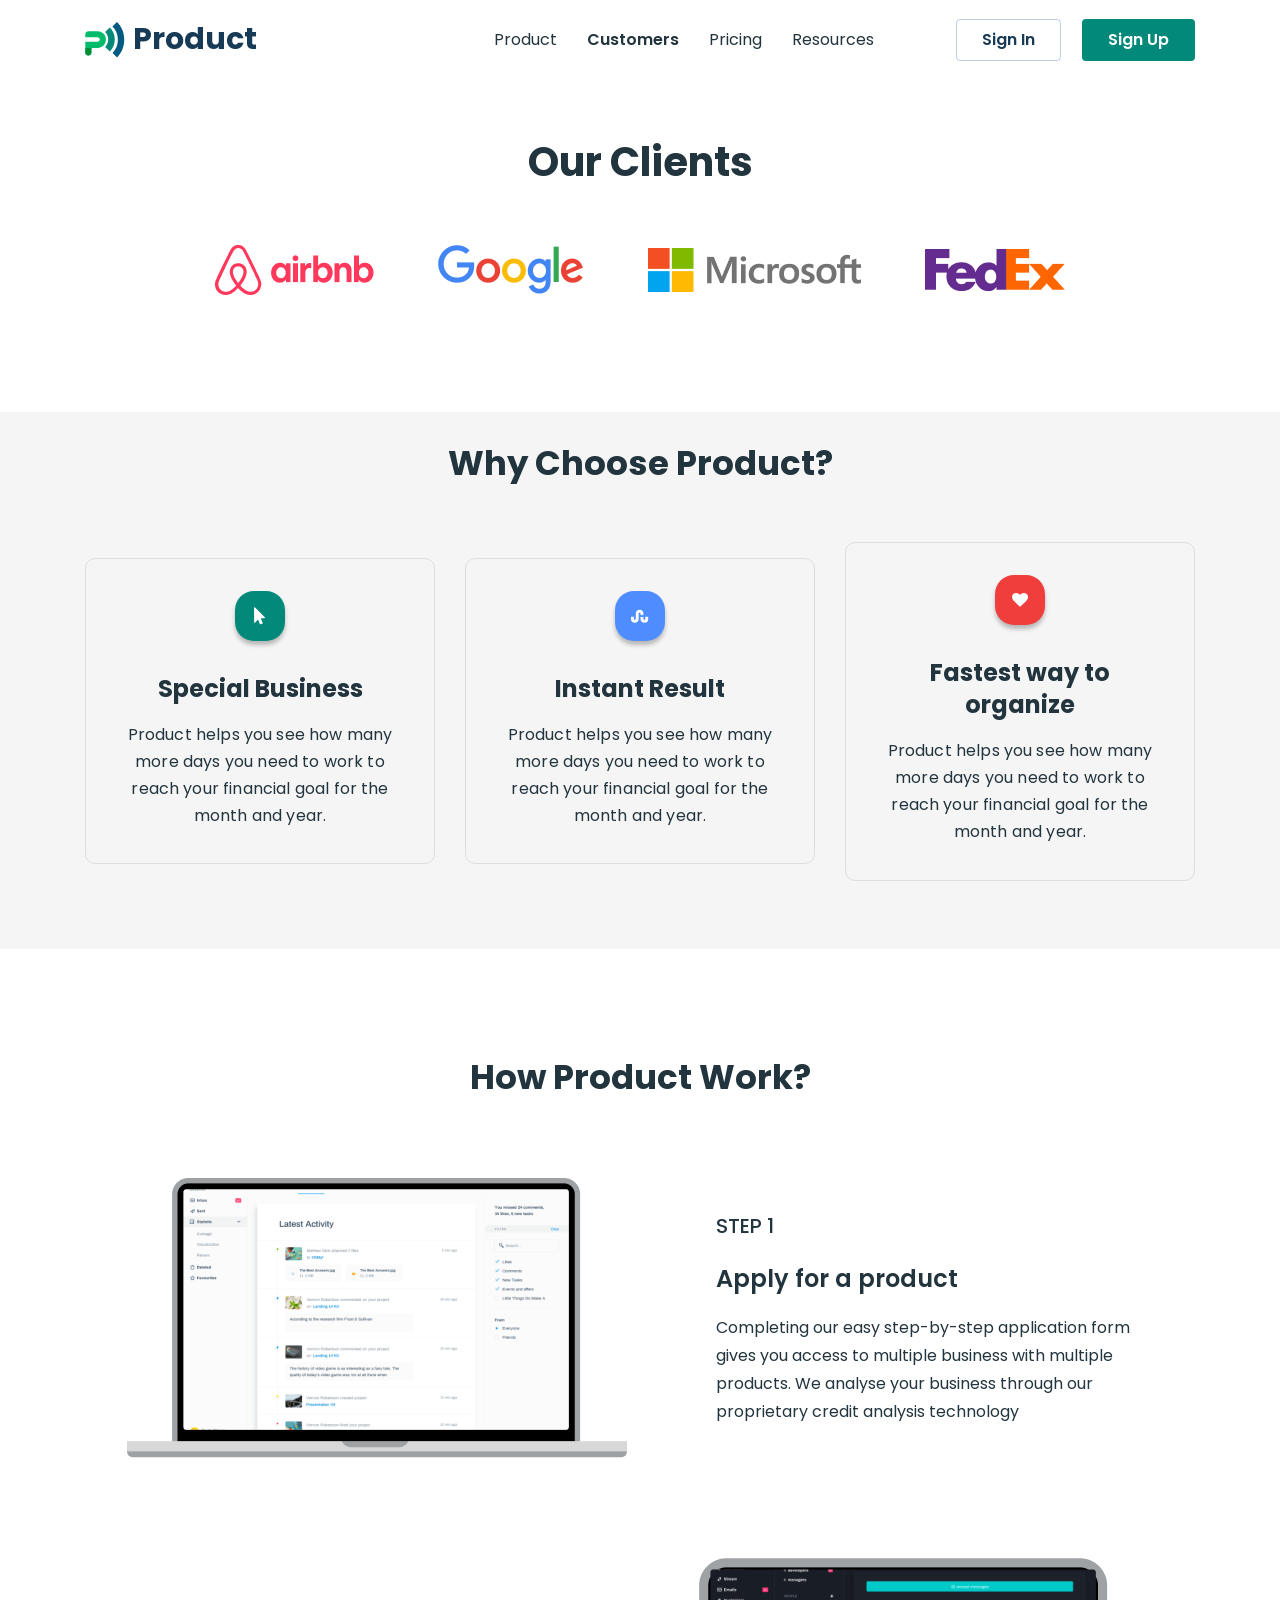
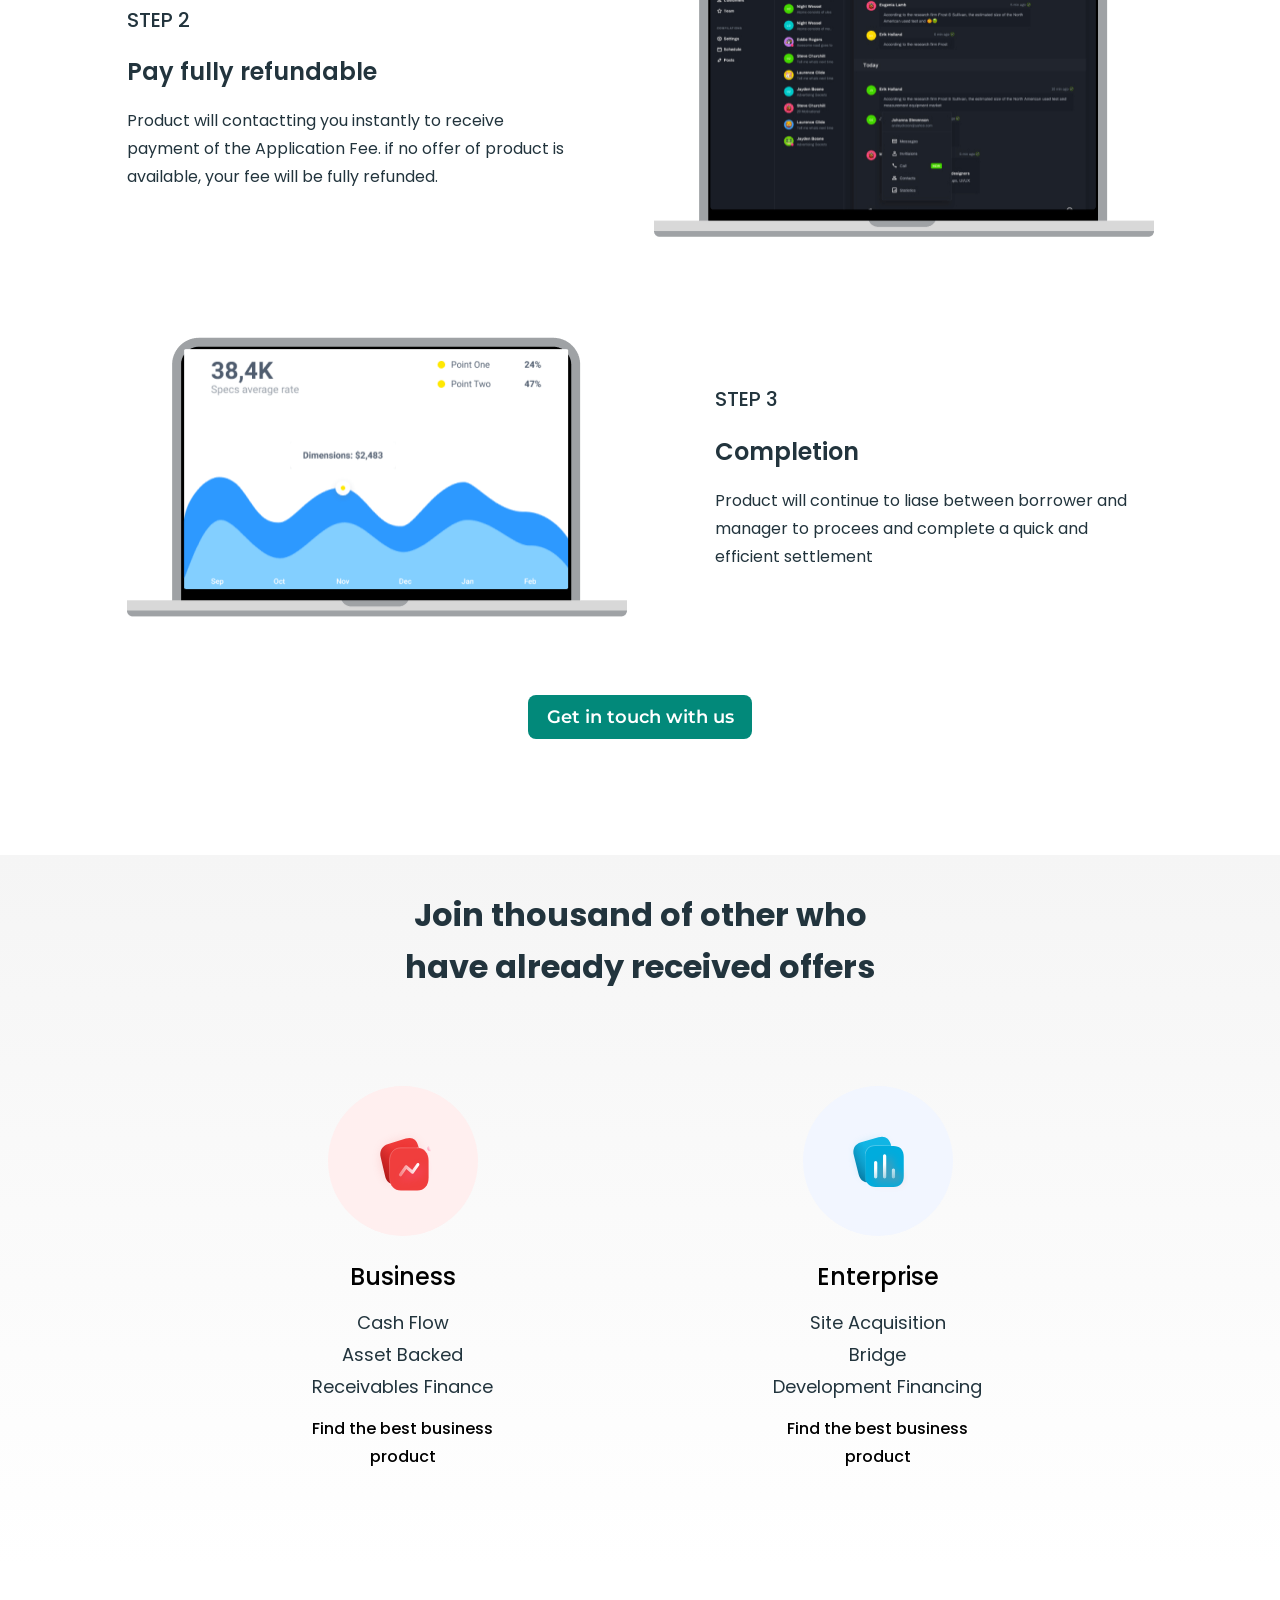
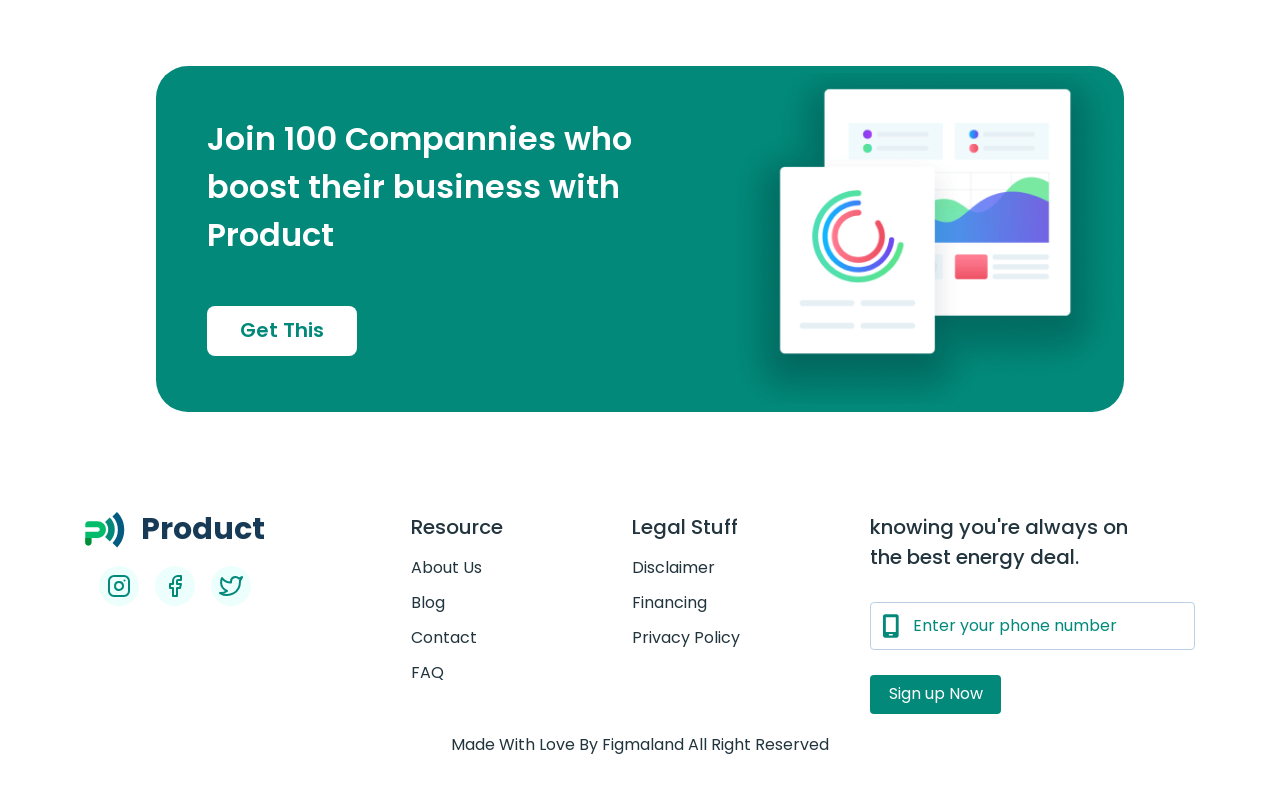
<file: customers.html>
<!DOCTYPE html>
<html lang="en">
  <head>
    <meta charset="UTF-8" />
    <meta name="viewport" content="width=device-width, initial-scale=1.0" />
    <title>Business promotion</title>
    <link rel="preconnect" href="https://fonts.googleapis.com" />
    <link rel="preconnect" href="https://fonts.gstatic.com" crossorigin />
    <link
      href="https://fonts.googleapis.com/css2?family=Inter:opsz,wght@14..32,100..900&family=Montserrat:wght@100..900&family=Poppins:wght@400;500;600;700;800&display=swap"
      rel="stylesheet"
    />
    <link
      rel="stylesheet"
      href="https://cdnjs.cloudflare.com/ajax/libs/modern-normalize/3.0.1/modern-normalize.min.css"
      integrity="sha512-q6WgHqiHlKyOqslT/lgBgodhd03Wp4BEqKeW6nNtlOY4quzyG3VoQKFrieaCeSnuVseNKRGpGeDU3qPmabCANg=="
      crossorigin="anonymous"
      referrerpolicy="no-referrer"
    />
    <link rel="stylesheet" href="./css/styles.css" />
    <link rel="stylesheet" href="./css/customers.css" />
  </head>

  <body>
    <header class="header">
      <div class="container header-container">
        <nav class="header-nav">
          <a class="header-logo logo" href="./index.html">
            <svg class="header-logo-icon logo-icon" width="40" height="36">
              <use href="./images/icons.svg#icon-logo"></use>
            </svg>
            Product
          </a>
          <ul class="header-nav-list">
            <li>
              <a class="header-nav-link" href="./index.html">Product</a>
            </li>
            <li>
              <a class="header-nav-link current" href="./customers.html"
                >Customers</a
              >
            </li>
            <li>
              <a class="header-nav-link" href="./pricing.html">Pricing</a>
            </li>
            <li><a class="header-nav-link" href="">Resources</a></li>
          </ul>
        </nav>
        <ul class="header-list-btn">
          <li class="header-item-btn">
            <button
              class="header-btn header-btn-in btn-secondary"
              type="button"
            >
              Sign In
            </button>
          </li>
          <li class="header-item-btn">
            <button class="header-btn header-btn-up btn-primary" type="button">
              Sign Up
            </button>
          </li>
        </ul>

        <button class="burger-btn" type="button" data-menu-open>
          <svg class="icon-burger" width="28" height="31">
            <use href="./images/icons.svg#icon-burger"></use>
          </svg>
        </button>
      </div>
      <div class="mobile-menu" data-menu>
        <div class="container mobile-menu-container">
          <button class="mobile-menu-close" data-menu-close>
            <svg class="mobile-menu-close-icon" width="8" height="8">
              <use href="./images/icons.svg#icon-close"></use>
            </svg>
          </button>
          <nav class="mobile-menu-nav">
            <ul class="mobile-menu-nav-list">
              <li class="mobile-menu-nav-item">
                <a class="mobile-menu-nav-link" href="./index.html">
                  Product
                </a>
              </li>
              <li class="mobile-menu-nav-item">
                <a class="mobile-menu-nav-link current" href="./customers.html">
                  Customers
                </a>
              </li>
              <li class="mobile-menu-nav-item">
                <a class="mobile-menu-nav-link" href="./pricing.html">
                  Pricing
                </a>
              </li>
              <li class="mobile-menu-nav-item">
                <a class="mobile-menu-nav-link" href="./pricing.html">
                  Resources
                </a>
              </li>
            </ul>
          </nav>
          <ul class="mobile-menu-list-btn">
            <li class="mobile-menu-item-btn">
              <button
                class="mobile-menu-btn mobile-menu-btn-in btn-secondary"
                type="button"
              >
                Sign In
              </button>
            </li>
            <li class="mobile-menu-item-btn">
              <button
                class="mobile-menu-btn mobile-menu-btn-up btn-primary"
                type="button"
              >
                Sign Up
              </button>
            </li>
          </ul>

          <ul class="mobile-menu-socials-list">
            <li class="mobile-menu-socials-item socials-item">
              <a class="mobile-menu-socials-link socials-link" href="">
                <svg
                  class="mobile-menu-socials-icon socials-icon"
                  width="24"
                  height="24"
                >
                  <use href="./images/icons.svg#icon-instagram"></use>
                </svg>
              </a>
            </li>
            <li class="mobile-menu-socials-item socials-item">
              <a class="mobile-menu-socials-link socials-link" href="">
                <svg
                  class="mobile-menu-socials-icon socials-icon"
                  width="24"
                  height="24"
                >
                  <use href="./images/icons.svg#icon-twitter"></use>
                </svg>
              </a>
            </li>
            <li class="mobile-menu-socials-item socials-item">
              <a class="mobile-menu-socials-link socials-link" href="">
                <svg
                  class="mobile-menu-socials-icon socials-icon"
                  width="24"
                  height="24"
                >
                  <use href="./images/icons.svg#icon-facebook"></use>
                </svg>
              </a>
            </li>
          </ul>
        </div>
      </div>
    </header>
    <main>
      <!-- clients -->
      <section class="section clients">
        <div class="container clients-container">
          <h1 class="page-title clients-title">Our Clients</h1>
          <ul class="clients-list">
            <li class="clients-list-item clients-first-item">
              <a class="clients-item-link" href="https://www.airbnb.com/">
                <picture class="clients-picture">
                  <source
                    media="(min-width: 768px)"
                    srcset="
                      ./images/customer/airbnb-logo-lg.png    1x,
                      ./images/customer/airbnb-logo-lg@2x.png 2x
                    "
                  />
                  <source
                    srcset="
                      ./images/customer/airbnb-logo-sm.png    1x,
                      ./images/customer/airbnb-logo-sm@2x.png 2x
                    "
                  />
                  <img
                    class="clients-img"
                    src="./images/customer/airbnb-logo-sm.png"
                    alt="Airbnb logo"
                    width="159"
                  />
                </picture>
              </a>
            </li>
            <li class="clients-list-item clients-second-item">
              <a class="clients-item-link" href="https://www.google.com/">
                <picture class="clients-picture">
                  <source
                    media="(min-width: 768px)"
                    srcset="
                      ./images/customer/google-logo-lg.png    1x,
                      ./images/customer/google-logo-lg@2x.png 2x
                    "
                  />
                  <source
                    srcset="
                      ./images/customer/google-logo-sm.png    1x,
                      ./images/customer/google-logo-sm@2x.png 2x
                    "
                  />
                  <img
                    class="clients-img"
                    src="./images/customer/google-logo-sm.png"
                    alt="Google logo"
                    width="146"
                  />
                </picture>
              </a>
            </li>
            <li class="clients-list-item clients-third-item">
              <a
                class="clients-item-link"
                href="https://www.microsoft.com/uk-ua/"
              >
                <picture class="clients-picture">
                  <source
                    media="(min-width: 768px)"
                    srcset="
                      ./images/customer/microsoft-logo-lg.png    1x,
                      ./images/customer/microsoft-logo-lg@2x.png 2x
                    "
                  />
                  <source
                    srcset="
                      ./images/customer/microsoft-logo-sm.png    1x,
                      ./images/customer/microsoft-logo-sm@2x.png 2x
                    "
                  />
                  <img
                    class="clients-img"
                    src="./images/customer/microsoft-logo-sm.png"
                    alt="Microsoft logo"
                    width="164"
                  />
                </picture>
              </a>
            </li>
            <li class="clients-list-item clients-fourth-item">
              <a
                class="clients-item-link"
                href="https://www.fedex.com/en-us/home.html"
              >
                <picture class="clients-picture">
                  <source
                    media="(min-width: 768px)"
                    srcset="
                      ./images/customer/fedex-logo-lg.png    1x,
                      ./images/customer/fedex-logo-lg@2x.png 2x
                    "
                  />
                  <source
                    srcset="
                      ./images/customer/fedex-logo-sm.png    1x,
                      ./images/customer/fedex-logo-sm@2x.png 2x
                    "
                  />
                  <img
                    class="clients-img"
                    src="./images/customer/fedex-logo-sm.png"
                    alt="FedEx logo"
                    width="140"
                  />
                </picture>
              </a>
            </li>
          </ul>
        </div>
      </section>
      <!-- why-choose -->
      <section class="section why-choose">
        <div class="container why-choose-container">
          <h2 class="section-title-bg why-choose-title">Why Choose Product?</h2>
          <ul class="why-choose-list">
            <li class="why-choose-list-item">
              <div
                class="why-choose-icon-wrapper why-choose-icon-wrapper-first"
              >
                <svg class="why-choose-icon" width="12" height="18">
                  <use href="./images/icons.svg#icon-cursor"></use>
                </svg>
              </div>
              <h3 class="why-choose-item-title card-title">Special Business</h3>
              <p class="why-choose-item-text">
                Product helps you see how many more days you need to work to
                reach your financial goal for the month and year.
              </p>
            </li>
            <li class="why-choose-list-item">
              <div
                class="why-choose-icon-wrapper why-choose-icon-wrapper-second"
              >
                <svg class="why-choose-icon" width="18" height="18">
                  <use href="./images/icons.svg#icon-line"></use>
                </svg>
              </div>
              <h3 class="why-choose-item-title card-title">Instant Result</h3>
              <p class="why-choose-item-text">
                Product helps you see how many more days you need to work to
                reach your financial goal for the month and year.
              </p>
            </li>
            <li class="why-choose-list-item">
              <div
                class="why-choose-icon-wrapper why-choose-icon-wrapper-third"
              >
                <svg class="why-choose-icon" width="16" height="18">
                  <use href="./images/icons.svg#icon-heart"></use>
                </svg>
              </div>
              <h3 class="why-choose-item-title card-title">
                Fastest way to organize
              </h3>
              <p class="why-choose-item-text">
                Product helps you see how many more days you need to work to
                reach your financial goal for the month and year.
              </p>
            </li>
          </ul>
        </div>
      </section>
      <!-- product-function -->
      <section class="section product-function">
        <div class="container product-function-container">
          <h2 class="section-title-bg product-function-title">
            How Product Work?
          </h2>
          <ol class="product-function-list">
            <li class="product-function-item">
              <picture class="product-function-picture">
                <source
                  media="(min-width: 768px)"
                  srcset="
                    ./images/customer/mac-1-lg.png    1x,
                    ./images/customer/mac-1-lg@2x.png 2x
                  "
                />
                <source
                  srcset="
                    ./images/customer/mac-1-sm.png    1x,
                    ./images/customer/mac-1-sm@2x.png 2x
                  "
                />
                <img
                  class="product-function-img"
                  src="./images/customer/mac-1-sm.png"
                  alt="Macbook"
                  width="349"
                />
              </picture>
              <div class="product-function-text-wrap">
                <span class="item-step-number">STEP 1</span>
                <h3 class="list-item-title-bg item-step-title">
                  Apply for a product
                </h3>
                <p class="item-step-text">
                  Completing our easy step-by-step application form gives you
                  access to multiple business with multiple products. We analyse
                  your business through our proprietary credit analysis
                  technology
                </p>
              </div>
            </li>
            <li class="product-function-item">
              <picture class="product-function-picture">
                <source
                  media="(min-width: 768px)"
                  srcset="
                    ./images/customer/mac-2-lg.png    1x,
                    ./images/customer/mac-2-lg@2x.png 2x
                  "
                />
                <source
                  srcset="
                    ./images/customer/mac-2-sm.png    1x,
                    ./images/customer/mac-2-sm@2x.png 2x
                  "
                />
                <img
                  class="product-function-img"
                  src="./images/customer/mac-2-sm.png"
                  alt="Macbook"
                  width="349"
                />
              </picture>
              <div class="product-function-text-wrap">
                <span class="item-step-number">STEP 2</span>
                <h3 class="list-item-title-bg item-step-title">
                  Pay fully refundable
                </h3>
                <p class="item-step-text">
                  Product will contactting you instantly to receive payment of
                  the Application Fee. if no offer of product is available, your
                  fee will be fully refunded.
                </p>
              </div>
            </li>
            <li class="product-function-item">
              <picture class="product-function-picture">
                <source
                  media="(min-width: 768px)"
                  srcset="
                    ./images/customer/mac-3-lg.png    1x,
                    ./images/customer/mac-3-lg@2x.png 2x
                  "
                />
                <source
                  srcset="
                    ./images/customer/mac-3-sm.png    1x,
                    ./images/customer/mac-3-sm@2x.png 2x
                  "
                />
                <img
                  class="product-function-img"
                  src="./images/customer/mac-3-sm.png"
                  alt="Macbook"
                  width="349"
                />
              </picture>
              <div class="product-function-text-wrap">
                <span class="item-step-number">STEP 3</span>
                <h3 class="list-item-title-bg item-step-title">Completion</h3>
                <p class="item-step-text">
                  Product will continue to liase between borrower and manager to
                  procees and complete a quick and efficient settlement
                </p>
              </div>
            </li>
          </ol>
          <button class="product-function-btn btn-font-s btn-primary">
            Get in touch with us
          </button>
        </div>
      </section>
      <!-- offers-await -->
      <section class="section offers-await">
        <div class="container offers-await-container">
          <h2 class="section-title offers-await-title">
            Join thousand of other who have already received offers
          </h2>
          <ul class="offers-await-list">
            <li class="offers-await-item">
              <div
                class="offers-await-icon-wrapper offers-await-icon-wrapper-first"
              >
                <img
                  class="offers-await-icon"
                  src="./images/activity.svg"
                  alt="Activity"
                  width="61"
                  height="61"
                />
              </div>
              <div class="offers-await-text-wrap">
                <h3 class="offers-await-category">Business</h3>
                <ul class="category-sublist">
                  <li class="category-sublist-item">Cash Flow</li>
                  <li class="category-sublist-item">Asset Backed</li>
                  <li class="category-sublist-item">Receivables Finance</li>
                </ul>
                <a class="offers-await-link" href=""
                  >Find the best business product</a
                >
              </div>
            </li>
            <li class="offers-await-item">
              <div
                class="offers-await-icon-wrapper offers-await-icon-wrapper-second"
              >
                <img
                  class="offers-await-icon"
                  src="./images/chart.svg"
                  alt="Chart"
                  width="61"
                  height="61"
                />
              </div>
              <div class="offers-await-text-wrap">
                <h3 class="offers-await-category">Enterprise</h3>
                <ul class="category-sublist">
                  <li class="category-sublist-item">Site Acquisition</li>
                  <li class="category-sublist-item">Bridge</li>
                  <li class="category-sublist-item">Development Financing</li>
                </ul>
                <a class="offers-await-link" href=""
                  >Find the best business product</a
                >
              </div>
            </li>
          </ul>
        </div>
      </section>
      <!-- promo -->
      <section class="section promo">
        <div class="container">
          <div class="promo-inner-container">
            <div class="promo-text-wrapper">
              <h2 class="section-title promo-title visually-hidden">Promo</h2>
              <p class="section-text promo-text">
                Join 100 Compannies who boost their business with Product
              </p>
              <button class="promo-btn btn-primary-light" type="button">
                Get This
              </button>
            </div>
            <picture class="promo-picture">
              <source
                media="(min-width: 768px)"
                srcset="
                  ./images/graphics-lg.png    1x,
                  ./images/graphics-lg@2x.png 2x
                "
              />
              <source
                srcset="
                  ./images/graphics-sm.png    1x,
                  ./images/graphics-sm@2x.png 2x
                "
              />
              <img
                class="promo-img"
                src="./images/graphics-sm.png"
                alt="graphics"
                width="351"
              />
            </picture>
          </div>
        </div>
      </section>
    </main>
    <!-- footer -->
    <footer class="footer">
      <div class="container footer-container">
        <div class="footer-wrapper">
          <div class="footer-logo-wrap">
            <a class="footer-logo logo" href="./index.html">
              <svg class="logo-icon" width="40" height="36">
                <use href="./images/icons.svg#icon-logo"></use>
              </svg>
              Product
            </a>
            <ul class="footer-soc-list">
              <li class="footer-soc-item socials-item">
                <a href="" class="footer-soc-link socials-link">
                  <svg class="footer-soc-icon" width="24" height="24">
                    <use href="./images/icons.svg#icon-instagram"></use>
                  </svg>
                </a>
              </li>
              <li class="footer-soc-item socials-item">
                <a href="" class="footer-soc-link socials-link">
                  <svg class="footer-soc-icon" width="24" height="24">
                    <use href="./images/icons.svg#icon-facebook"></use>
                  </svg>
                </a>
              </li>
              <li class="footer-soc-item socials-item">
                <a href="" class="footer-soc-link socials-link">
                  <svg class="footer-soc-icon" width="24" height="24">
                    <use href="./images/icons.svg#icon-twitter"></use>
                  </svg>
                </a>
              </li>
            </ul>
          </div>
          <div class="footer-resource-wrap">
            <b class="footer-title">Resource</b>
            <ul class="footer-list">
              <li class="footer-item">
                <a class="footer-link" href="">About Us</a>
              </li>
              <li class="footer-item">
                <a class="footer-link" href="">Blog</a>
              </li>
              <li class="footer-item">
                <a class="footer-link" href="">Contact</a>
              </li>
              <li class="footer-item">
                <a class="footer-link" href="">FAQ</a>
              </li>
            </ul>
          </div>
          <div class="footer-stuff-wrap">
            <b class="footer-title">Legal Stuff</b>
            <ul class="footer-list">
              <li class="footer-item">
                <a class="footer-link" href="">Disclaimer</a>
              </li>
              <li class="footer-item">
                <a class="footer-link" href="">Financing</a>
              </li>
              <li class="footer-item">
                <a class="footer-link" href="">Privacy Policy</a>
              </li>
            </ul>
          </div>
          <div class="footer-form-wrap">
            <b class="footer-title footer-title-form"
              >knowing you're always on the best energy deal.</b
            >
            <form class="footer-form">
              <label class="footer-label">
                <svg class="footer-form-icon" width="18" height="28">
                  <use href="./images/icons.svg#icon-mobile-screen"></use>
                </svg>
                <input
                  type="tel"
                  class="footer-input"
                  placeholder="Enter your phone number"
                />
              </label>
              <button class="footer-form-btn btn-primary" type="submit">
                Sign up Now
              </button>
            </form>
          </div>
        </div>
        <p class="footer-legal-copyright">
          Made With Love
          <span class="footer-legal-copyright-part-bg">By Figmaland</span>
          <span class="footer-legal-copyright-part-sm">By Product</span>
          All Right Reserved
        </p>
      </div>
    </footer>
    <script src="./js/menu.js"></script>
  </body>
</html>
</file>
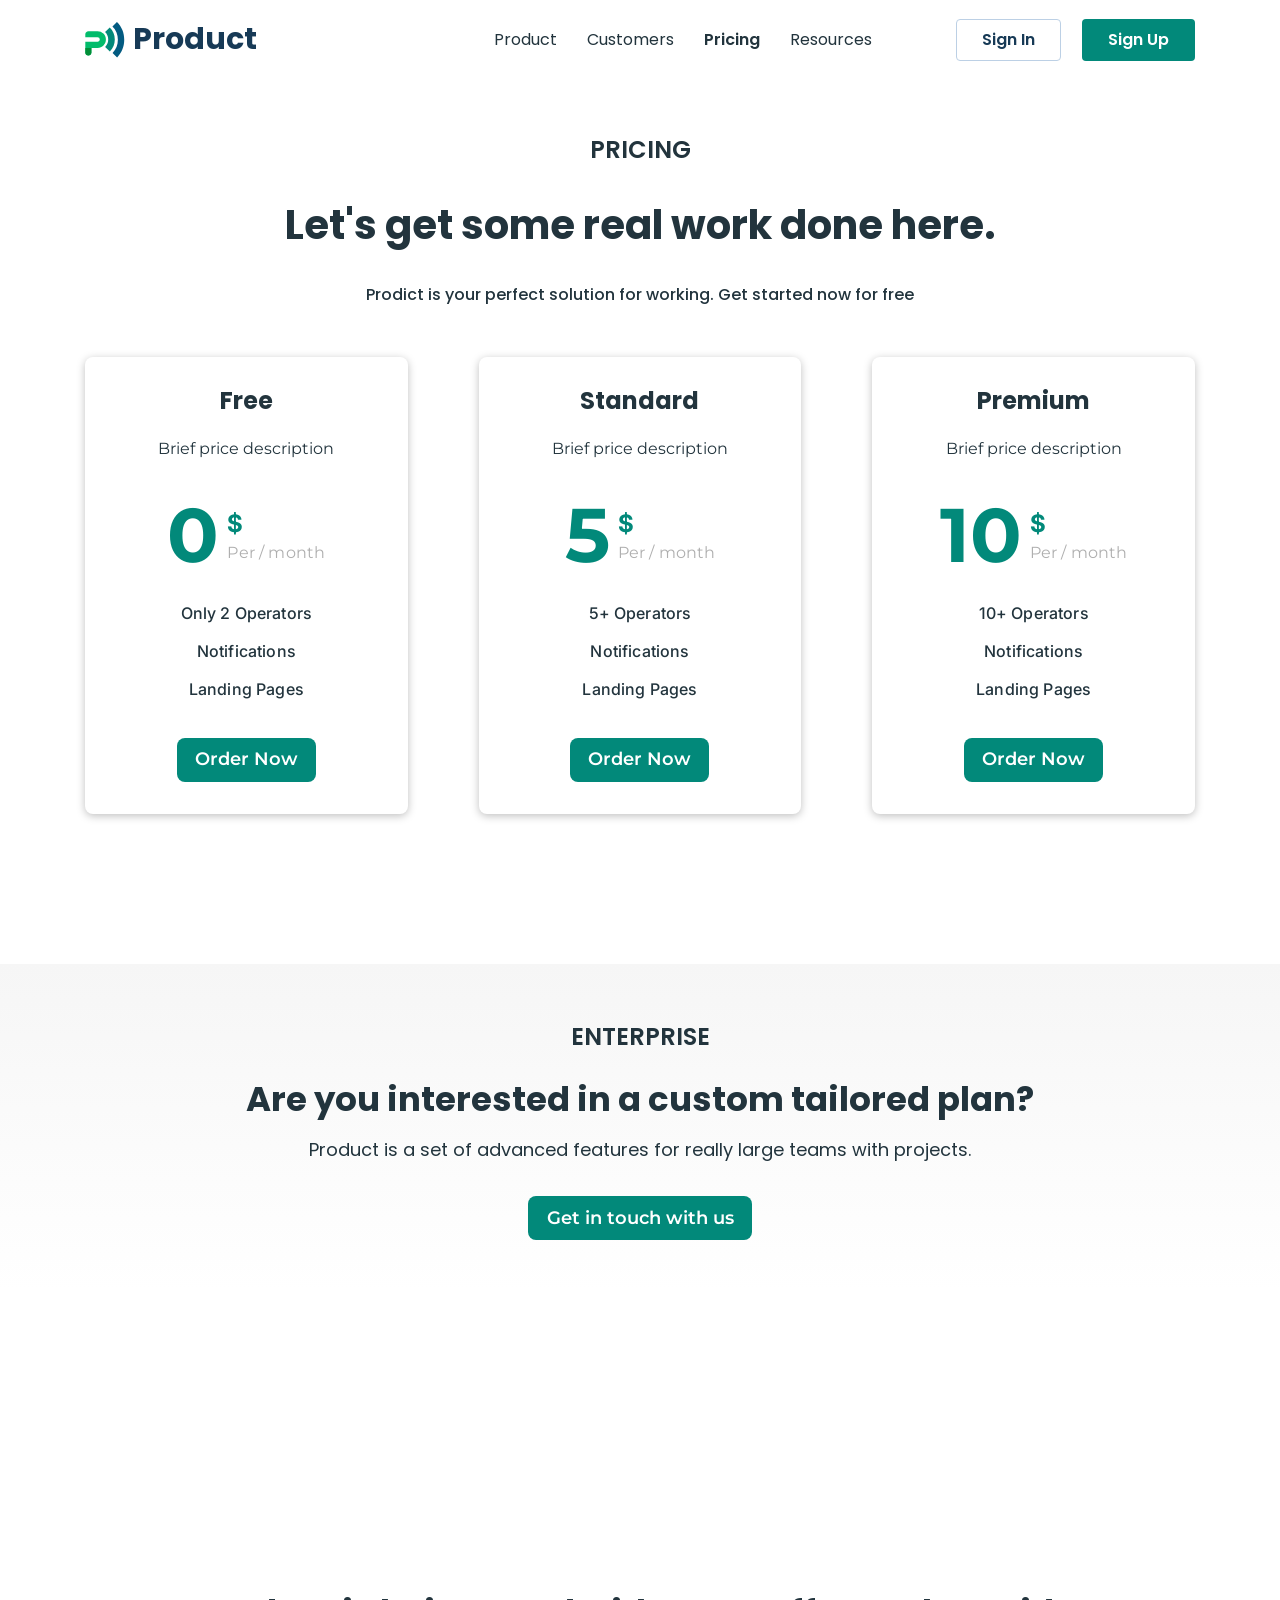
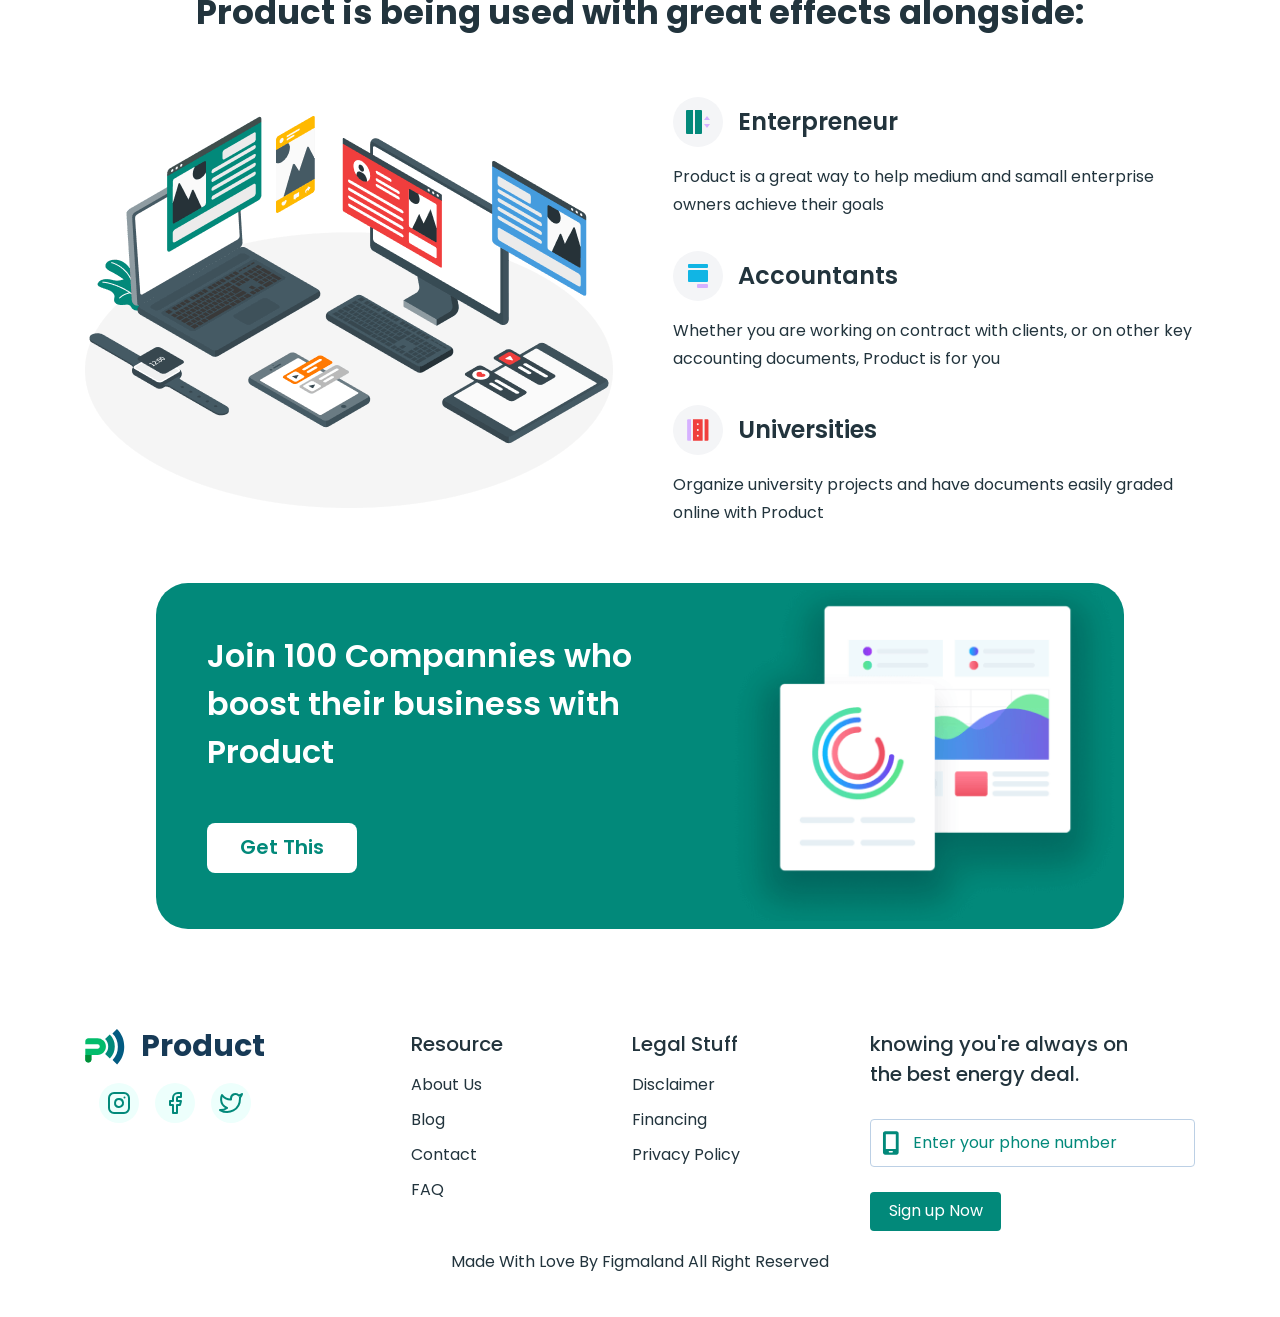
<file: pricing.html>
<!DOCTYPE html>
<html lang="en">
  <head>
    <meta charset="UTF-8" />
    <meta name="viewport" content="width=device-width, initial-scale=1.0" />
    <title>Business promotion</title>
    <link rel="preconnect" href="https://fonts.googleapis.com" />
    <link rel="preconnect" href="https://fonts.gstatic.com" crossorigin />
    <link
      href="https://fonts.googleapis.com/css2?family=Inter:opsz,wght@14..32,100..900&family=Montserrat:wght@100..900&family=Poppins:wght@400;500;600;700;800&display=swap"
      rel="stylesheet"
    />
    <link
      rel="stylesheet"
      href="https://cdnjs.cloudflare.com/ajax/libs/modern-normalize/3.0.1/modern-normalize.min.css"
      integrity="sha512-q6WgHqiHlKyOqslT/lgBgodhd03Wp4BEqKeW6nNtlOY4quzyG3VoQKFrieaCeSnuVseNKRGpGeDU3qPmabCANg=="
      crossorigin="anonymous"
      referrerpolicy="no-referrer"
    />
    <link rel="stylesheet" href="./css/styles.css" />
    <link rel="stylesheet" href="./css/pricing.css" />
  </head>
  <body>
    <!-- header -->
    <header class="header">
      <div class="container header-container">
        <nav class="header-nav">
          <a class="header-logo logo" href="./index.html">
            <svg class="header-logo-icon logo-icon" width="40" height="36">
              <use href="./images/icons.svg#icon-logo"></use>
            </svg>
            Product
          </a>
          <ul class="header-nav-list">
            <li>
              <a class="header-nav-link" href="./index.html">Product</a>
            </li>
            <li>
              <a class="header-nav-link" href="./customers.html">Customers</a>
            </li>
            <li>
              <a class="header-nav-link current" href="./pricing.html"
                >Pricing</a
              >
            </li>
            <li><a class="header-nav-link" href="">Resources</a></li>
          </ul>
        </nav>
        <ul class="header-list-btn">
          <li class="header-item-btn">
            <button
              class="header-btn header-btn-in btn-secondary"
              type="button"
            >
              Sign In
            </button>
          </li>
          <li class="header-item-btn">
            <button class="header-btn header-btn-up btn-primary" type="button">
              Sign Up
            </button>
          </li>
        </ul>

        <button class="burger-btn" type="button" data-menu-open>
          <svg class="icon-burger" width="28" height="31">
            <use href="./images/icons.svg#icon-burger"></use>
          </svg>
        </button>
      </div>
      <div class="mobile-menu" data-menu>
        <div class="container mobile-menu-container">
          <button class="mobile-menu-close" data-menu-close>
            <svg class="mobile-menu-close-icon" width="8" height="8">
              <use href="./images/icons.svg#icon-close"></use>
            </svg>
          </button>
          <nav class="mobile-menu-nav">
            <ul class="mobile-menu-nav-list">
              <li class="mobile-menu-nav-item">
                <a class="mobile-menu-nav-link" href="./index.html">
                  Product
                </a>
              </li>
              <li class="mobile-menu-nav-item">
                <a class="mobile-menu-nav-link" href="./customers.html">
                  Customers
                </a>
              </li>
              <li class="mobile-menu-nav-item">
                <a class="mobile-menu-nav-link current" href="./pricing.html">
                  Pricing
                </a>
              </li>
              <li class="mobile-menu-nav-item">
                <a class="mobile-menu-nav-link" href="./pricing.html">
                  Resources
                </a>
              </li>
            </ul>
          </nav>
          <ul class="mobile-menu-list-btn">
            <li class="mobile-menu-item-btn">
              <button
                class="mobile-menu-btn mobile-menu-btn-in btn-secondary"
                type="button"
              >
                Sign In
              </button>
            </li>
            <li class="mobile-menu-item-btn">
              <button
                class="mobile-menu-btn mobile-menu-btn-up btn-primary"
                type="button"
              >
                Sign Up
              </button>
            </li>
          </ul>

          <ul class="mobile-menu-socials-list">
            <li class="mobile-menu-socials-item socials-item">
              <a class="mobile-menu-socials-link socials-link" href="">
                <svg
                  class="mobile-menu-socials-icon socials-icon"
                  width="24"
                  height="24"
                >
                  <use href="./images/icons.svg#icon-instagram"></use>
                </svg>
              </a>
            </li>
            <li class="mobile-menu-socials-item socials-item">
              <a class="mobile-menu-socials-link socials-link" href="">
                <svg
                  class="mobile-menu-socials-icon socials-icon"
                  width="24"
                  height="24"
                >
                  <use href="./images/icons.svg#icon-twitter"></use>
                </svg>
              </a>
            </li>
            <li class="mobile-menu-socials-item socials-item">
              <a class="mobile-menu-socials-link socials-link" href="">
                <svg
                  class="mobile-menu-socials-icon socials-icon"
                  width="24"
                  height="24"
                >
                  <use href="./images/icons.svg#icon-facebook"></use>
                </svg>
              </a>
            </li>
          </ul>
        </div>
      </div>
    </header>
    <main>
      <!-- price -->
      <section class="section price">
        <div class="container price-container">
          <h1 class="page-title price-title">PRICING</h1>
          <div class="price-text-wrap">
            <p class="page-subtitle price-subtitle">
              Let's get some real work done here.
            </p>
            <p class="section-desc price-desc">
              Prodict is your perfect solution for working. Get started now for
              free
            </p>
          </div>

          <ul class="price-cards">
            <li class="price-card">
              <h3 class="price-card-title card-title">Free</h3>
              <p class="price-card-desc card-desc">Brief price description</p>
              <div class="price-card-sum-wrapper">
                <p class="price-card-sum">0</p>
                <div class="price-card-text-wrapper">
                  <span class="price-card-currency">$</span>
                  <p class="price-card-period">Per / month</p>
                </div>
              </div>
              <ul class="price-card-benefits">
                <li class="price-card-benefit">
                  <p>Only 2 Operators</p>
                </li>
                <li class="price-card-benefit">
                  <p>Notifications</p>
                </li>
                <li class="price-card-benefit">
                  <p>Landing Pages</p>
                </li>
              </ul>
              <button class="price-btn btn-font-s btn-primary" type="button">
                Order Now
              </button>
            </li>
            <li class="price-card">
              <h3 class="price-card-title card-title">Standard</h3>
              <p class="price-card-desc card-desc">Brief price description</p>
              <div class="price-card-sum-wrapper">
                <p class="price-card-sum">5</p>
                <div class="price-card-text-wrapper">
                  <span class="price-card-currency">$</span>
                  <p class="price-card-period">Per / month</p>
                </div>
              </div>
              <ul class="price-card-benefits">
                <li class="price-card-benefit">
                  <p>5+ Operators</p>
                </li>
                <li class="price-card-benefit">
                  <p>Notifications</p>
                </li>
                <li class="price-card-benefit">
                  <p>Landing Pages</p>
                </li>
              </ul>
              <button class="price-btn btn-font-s btn-primary" type="button">
                Order Now
              </button>
            </li>
            <li class="price-card">
              <h3 class="price-card-title card-title">Premium</h3>
              <p class="price-card-desc card-desc">Brief price description</p>
              <div class="price-card-sum-wrapper">
                <p class="price-card-sum">10</p>
                <div class="price-card-text-wrapper">
                  <span class="price-card-currency">$</span>
                  <p class="price-card-period">Per / month</p>
                </div>
              </div>
              <ul class="price-card-benefits">
                <li class="price-card-benefit">
                  <p>10+ Operators</p>
                </li>
                <li class="price-card-benefit">
                  <p>Notifications</p>
                </li>
                <li class="price-card-benefit">
                  <p>Landing Pages</p>
                </li>
              </ul>
              <button class="price-btn btn-font-s btn-primary" type="button">
                Order Now
              </button>
            </li>
          </ul>
        </div>
      </section>
      <!-- enterprise -->
      <section class="enterprise">
        <div class="container enterprise-container">
          <h2 class="section-title enterprise-title">ENTERPRISE</h2>
          <div class="enterprise-text-wrap">
            <p class="section-subtitle-bg enterprise-subtitle">
              Are you interested in a custom tailored plan?
            </p>
            <p class="section-desc enterprise-desc">
              Product is a set of advanced features for really large teams with
              projects.
            </p>
          </div>
          <button class="enterprise-btn btn-font-s btn-primary" type="button">
            Get in touch with us
          </button>
        </div>
      </section>
      <!-- industry-solutions -->
      <section class="section industry-solutions">
        <div class="container industry-solutions-container">
          <h2 class="section-title-bg industry-solutions-title">
            Product is being used with great effects alongside:
          </h2>
          <div class="industry-solutions-content-wrap">
            <picture class="industry-solutions-picture">
              <source
                media="(min-width: 768px)"
                srcset="
                  ./images/pricing/devices-lg.png    1x,
                  ./images/pricing/devices-lg@2x.png 2x
                "
              />
              <source
                srcset="
                  ./images/pricing/people-sm.png    1x,
                  ./images/pricing/people-sm@2x.png 2x
                "
              />
              <img
                class="industry-solutions-img"
                src="./images/pricing/people-sm.png"
                alt="People and devices"
                width="352"
              />
            </picture>
            <ul class="industry-solutions-list">
              <li class="industry-solutions-item">
                <div class="item-title-wrap">
                  <div class="item-icon-wrapper">
                    <svg class="item-icon" width="24" height="24">
                      <use href="./images/icons.svg#icon-feature-1"></use>
                    </svg>
                  </div>
                  <h3 class="list-item-title-bg">Enterpreneur</h3>
                </div>
                <p class="list-item-text">
                  Product is a great way to help medium and samall enterprise
                  owners achieve their goals
                </p>
              </li>
              <li class="industry-solutions-item">
                <div class="item-title-wrap">
                  <div class="item-icon-wrapper">
                    <svg class="item-icon" width="24" height="24">
                      <use href="./images/icons.svg#icon-feature-2"></use>
                    </svg>
                  </div>
                  <h3 class="list-item-title-bg">Accountants</h3>
                </div>
                <p class="list-item-text">
                  Whether you are working on contract with clients, or on other
                  key accounting documents, Product is for you
                </p>
              </li>
              <li class="industry-solutions-item">
                <div class="item-title-wrap">
                  <div class="item-icon-wrapper">
                    <svg class="item-icon" width="24" height="24">
                      <use href="./images/icons.svg#icon-feature-3"></use>
                    </svg>
                  </div>
                  <h3 class="list-item-title-bg">Universities</h3>
                </div>
                <p class="list-item-text">
                  Organize university projects and have documents easily graded
                  online with Product
                </p>
              </li>
            </ul>
          </div>
        </div>
      </section>
      <!-- faq -->
      <section class="section faq hidden">
        <h2 class="section-title-bg faq-title">Frequently asked question</h2>
        <p class="section-desc faq-desc">
          Something is not clear? You need help? Check our FAQ section
        </p>
        <ul class="faq-list">
          <li class="faq-item">
            <h3 class="faq-item-title">What are my payment option?</h3>
            <p class="faq-item-text">Text</p>
          </li>
          <li class="faq-item">
            <h3 class="faq-item-title">
              How can I invite collaborator to platform?
            </h3>
            <p class="faq-item-text">
              After creating your account you will have an oppurtunity to create
              your first project that will be associated withthe collaborators
              e-mail. An invitation will be sent automatically. Then, invited
              user will have to confirm his account by e-mail and finish userd
              onboarding.
            </p>
          </li>
          <li class="faq-item">
            <h3 class="faq-item-title">Can I upgrade my plan?</h3>
            <p class="faq-item-text">Text</p>
          </li>
          <li class="faq-item">
            <h3 class="faq-item-title">Can I cancel my plan at anytime?</h3>
            <p class="faq-item-text">Text</p>
          </li>
        </ul>
      </section>
      <!-- promo -->
      <section class="section promo">
        <div class="container">
          <div class="promo-inner-container">
            <div class="promo-text-wrapper">
              <h2 class="section-title promo-title visually-hidden">Promo</h2>
              <p class="section-text promo-text">
                Join 100 Compannies who boost their business with Product
              </p>
              <button class="promo-btn btn-primary-light" type="button">
                Get This
              </button>
            </div>
            <picture class="promo-picture">
              <source
                media="(min-width: 768px)"
                srcset="
                  ./images/graphics-lg.png    1x,
                  ./images/graphics-lg@2x.png 2x
                "
              />
              <source
                srcset="
                  ./images/graphics-sm.png    1x,
                  ./images/graphics-sm@2x.png 2x
                "
              />
              <img
                class="promo-img"
                src="./images/graphics-sm.png"
                alt="graphics"
                width="351"
              />
            </picture>
          </div>
        </div>
      </section>
    </main>
    <!-- footer -->
    <footer class="footer">
      <div class="container footer-container">
        <div class="footer-wrapper">
          <div class="footer-logo-wrap">
            <a class="footer-logo logo" href="./index.html">
              <svg class="logo-icon" width="40" height="36">
                <use href="./images/icons.svg#icon-logo"></use>
              </svg>
              Product
            </a>
            <ul class="footer-soc-list">
              <li class="footer-soc-item socials-item">
                <a href="" class="footer-soc-link socials-link">
                  <svg class="footer-soc-icon" width="24" height="24">
                    <use href="./images/icons.svg#icon-instagram"></use>
                  </svg>
                </a>
              </li>
              <li class="footer-soc-item socials-item">
                <a href="" class="footer-soc-link socials-link">
                  <svg class="footer-soc-icon" width="24" height="24">
                    <use href="./images/icons.svg#icon-facebook"></use>
                  </svg>
                </a>
              </li>
              <li class="footer-soc-item socials-item">
                <a href="" class="footer-soc-link socials-link">
                  <svg class="footer-soc-icon" width="24" height="24">
                    <use href="./images/icons.svg#icon-twitter"></use>
                  </svg>
                </a>
              </li>
            </ul>
          </div>
          <div class="footer-resource-wrap">
            <b class="footer-title">Resource</b>
            <ul class="footer-list">
              <li class="footer-item">
                <a class="footer-link" href="">About Us</a>
              </li>
              <li class="footer-item">
                <a class="footer-link" href="">Blog</a>
              </li>
              <li class="footer-item">
                <a class="footer-link" href="">Contact</a>
              </li>
              <li class="footer-item">
                <a class="footer-link" href="">FAQ</a>
              </li>
            </ul>
          </div>
          <div class="footer-stuff-wrap">
            <b class="footer-title">Legal Stuff</b>
            <ul class="footer-list">
              <li class="footer-item">
                <a class="footer-link" href="">Disclaimer</a>
              </li>
              <li class="footer-item">
                <a class="footer-link" href="">Financing</a>
              </li>
              <li class="footer-item">
                <a class="footer-link" href="">Privacy Policy</a>
              </li>
            </ul>
          </div>
          <div class="footer-form-wrap">
            <b class="footer-title footer-title-form"
              >knowing you're always on the best energy deal.</b
            >
            <form class="footer-form">
              <label class="footer-label">
                <svg class="footer-form-icon" width="18" height="28">
                  <use href="./images/icons.svg#icon-mobile-screen"></use>
                </svg>
                <input
                  type="tel"
                  class="footer-input"
                  placeholder="Enter your phone number"
                />
              </label>
              <button class="footer-form-btn btn-primary" type="submit">
                Sign up Now
              </button>
            </form>
          </div>
        </div>
        <p class="footer-legal-copyright">
          Made With Love
          <span class="footer-legal-copyright-part-bg">By Figmaland</span>
          <span class="footer-legal-copyright-part-sm">By Product</span>
          All Right Reserved
        </p>
      </div>
    </footer>
    <script src="./js/menu.js"></script>
  </body>
</html>
</file>
<file: css/styles.css>
.hidden {
  display: none;
}

:root {
  /* Fonts */
  --primary-font: 'Poppins', sans-serif;
  --secondary-font: 'Montserrat', sans-serif;
  --tertiary-font: 'Inter', sans-serif;

  /* Colors */
  --primary-color: #22343d;
  --secondary-color: #737373;
  --tertiary-color: #173a56;
  --accent-color: #02897a;
  --light-accent-primary-color: #e0e0e0;
  --light-accent-secondary-color: #afafaf;
  --gray-light-color: #f5f5f5;
  --gray-dark-color: #2f281e;
  --dark-primary-color: #000;
  --dark-secondary-color: #252b42;
  --white-primary-color: #fff;
  --border-primary-color: #dedede;
  --border-secondary-color: #bcd0e5;
  --border-tertiary-color: #00bc6b;
  --btn-hover-color: #163a56;
  --icon-bg-second-color: #4d8dff;
  --icon-bg-third-color: #740a76;
  --icon-bg-fourth-color: #f03e3d;
  --icon-bg-fifth-color: #f90;
  --icon-bg-sixth-color: #ffefef;
  --icon-bg-seventh-color: #f2f6ff;
  --icon-bg-eighth-color: #f4f5f7;
  --soc-bg-color: #edfffc;
  --soc-bg-hover-color: #34c49a57;
  --star-fill-color: #f3cd03;

  /* Transition */
  --transition-base: 250ms cubic-bezier(0.4, 0, 0.2, 1);
}

/* base */
body {
  font-family: var(--primary-font);
  font-weight: 400;
  font-size: 16px;
  line-height: 1.63;
  color: var(--primary-color);
  background-color: var(--white-primary-color);
}

a {
  text-decoration: none;
  color: inherit;
}

ul,
ol {
  list-style-type: none;
  padding-left: 0;
  margin: 0;
}

h1,
h2,
h3,
h4,
p {
  margin: 0;
}

input,
textarea {
  outline: none;
  border: none;
  font-family: inherit;
  font-size: inherit;
}

input:checked {
  outline: none;
  border: none;
}

img {
  display: block;
  max-width: 100%;
  height: auto;
}

.container {
  max-width: 410px;
  padding: 0 20px;
  margin: 0 auto;
}

button {
  cursor: pointer;
  outline: none;
  border: none;
  background-color: transparent;
}

@media screen and (min-width: 768px) {
  .container {
    max-width: 768px;
  }
}

@media screen and (min-width: 991px) {
  .container {
    max-width: 991px;
  }
}

@media screen and (min-width: 1150px) {
  .container {
    padding: 0 20px;
    max-width: 1150px;
  }
}

/* common */

.btn-secondary {
  color: var(--tertiary-color);
  background-color: var(--white-primary-color);
}

.btn-primary {
  color: var(--white-primary-color);
  background-color: var(--accent-color);
}

.btn-primary-light {
  color: var(--accent-color);
  background-color: var(--white-primary-color);
}

.btn-link {
  text-decoration: underline;
  color: var(--accent-color);
  background-color: transparent;
}

.btn-font-s {
  font-family: var(--secondary-font);
  font-weight: 600;
  font-size: 18px;
}

.page-title,
.page-subtitle {
  font-weight: 700;
  font-size: 36px;
}

.section-title,
.section-subtitle-bg {
  font-weight: 700;
  font-size: 32px;
  text-align: center;
}
.section-title-bg {
  font-weight: 700;
  font-size: 34px;
  text-align: center;
}

.section-title-accent {
  font-weight: 600;
  font-size: 16px;
}

.section-subtitle {
  font-weight: 500;
  text-align: center;
}

.list-item-title {
  font-weight: 600;
  font-size: 16px;
}

.list-item-title-bg {
  font-weight: 600;
  font-size: 24px;
}

.card-title {
  font-family: var(--primary-font);
  font-weight: 700;
  font-size: 24px;
}

.card-subtitle-accent {
  font-weight: 700;
}

.card-desc {
  line-height: 2.5;
}

.logo {
  font-weight: 700;
  font-size: 30px;
  line-height: 0.93;
  color: var(--tertiary-color);
}

.visually-hidden {
  position: absolute;
  width: 1px;
  height: 1px;
  margin: -1px;
  border: 0;
  padding: 0;
  white-space: nowrap;
  clip-path: inset(100%);
  clip: rect(0 0 0 0);
  overflow: hidden;
}

@media screen and (min-width: 768px) {
  .page-title,
  .page-subtitle {
    font-size: 40px;
  }
}

@media screen and (max-width: 410px) {
  .page-title,
  .page-subtitle {
    font-size: 36px;
  }
}

.socials-item {
  width: 40px;
  height: 40px;
}

.socials-link {
  display: flex;
  justify-content: center;
  align-items: center;
  width: 100%;
  height: 100%;
  background-color: var(--soc-bg-color);
  border-radius: 100%;
  transition: background-color var(--transition-base);
}

.socials-link:hover,
.socials-link:focus {
  background-color: var(--soc-bg-hover-color);
}

/* header */

.header-container {
  display: flex;
  align-items: center;
}

.header-logo {
  padding: 17px 0;
  display: flex;
  align-items: center;
  gap: 8px;
}

.header-nav-list,
.header-list-btn {
  display: none;
}

.burger-icon {
  display: block;
  fill: var(--tertiary-color);
}

@media screen and (min-width: 768px) {
  .header-nav {
    display: flex;
  }

  .header-logo {
    margin-right: 25px;
  }

  .header-nav-list {
    display: flex;
    gap: 15px;
  }

  .header-nav-link {
    padding: 26px 0;
    display: block;
    line-height: 1.75;
    transition: color var(--transition-base);
  }

  .header-nav-link.current {
    font-weight: 600;
  }

  .header-nav-link:hover,
  .header-nav-link:focus {
    color: var(--accent-color);
  }

  .header-list-btn {
    display: flex;
    gap: 12px;
    margin-left: auto;
  }

  .header-btn {
    height: 42px;
    border-radius: 4px;
    font-weight: 600;
  }

  .header-btn-in {
    min-width: 75px;
    border: 1px solid var(--border-secondary-color);
  }

  .header-btn-in:hover,
  .header-btn-in:focus {
    border-color: var(--border-tertiary-color);
  }

  .header-btn-up {
    min-width: 80px;
  }

  .header-btn-up:hover,
  .header-btn-up:focus {
    background-color: var(--border-tertiary-color);
  }

  .burger-btn {
    display: none;
  }
}

@media screen and (min-width: 991px) {
  .header-logo {
    margin-right: 100px;
  }

  .header-nav-list {
    gap: 30px;
  }

  .header-list-btn {
    gap: 21px;
  }

  .header-btn-in {
    min-width: 105px;
  }

  .header-btn-up {
    min-width: 113px;
  }
}

@media screen and (min-width: 1150px) {
  .header-logo {
    margin-right: 237px;
  }
}

@media screen and (max-width: 768px) {
  .header {
    box-shadow: 0 -2px 8px 0 rgba(0, 0, 0, 0.25);
    background: var(--white-primary-color);
  }

  .header-container {
    justify-content: space-between;
  }
}

/* mobile menu  */
.mobile-menu {
  position: fixed;
  top: 0;
  left: 0;
  width: 100%;
  height: 100%;
  background-color: var(--white-primary-color);
  transition: opacity var(--transition-base), visibility var(--transition-base);

  opacity: 0;
  visibility: hidden;
  pointer-events: none;
  z-index: 999;
}

.mobile-menu.is-open {
  opacity: 1;
  visibility: visible;
  pointer-events: auto;
}

.mobile-menu-container {
  position: relative;
  padding-top: 72px;
  padding-bottom: 40px;
  display: flex;
  flex-direction: column;
  height: 100%;
}

.mobile-menu-close {
  position: absolute;
  top: 24px;
  right: 24px;
  display: flex;
  align-items: center;
  justify-content: center;

  width: 24px;
  height: 24px;
  border-radius: 50%;
  background-color: var(--accent-color);
  border: 1px solid rgba(0, 0, 0, 0.1);
  transition: background-color var(--transition-base),
    border var(--transition-base);
}

.mobile-menu-close-icon {
  fill: var(--white-primary-color);
  transition: fill var(--transition-base);
}

.mobile-menu-close:hover,
.mobile-menu-close:focus {
  background-color: var(--btn-hover-color);
}

.mobile-menu-close:hover .mobile-menu-close-icon,
.mobile-menu-close:focus .mobile-menu-close-icon {
  fill: var(--white-primary-color);
}

.mobile-menu-nav {
  margin-bottom: auto;
}

.mobile-menu-nav-list {
  display: flex;
  flex-direction: column;
  gap: 40px;
}

.mobile-menu-nav-link {
  font-weight: 700;
  font-size: 32px;
  line-height: 1.11;
  color: var(--dark-primary-color);
}

.mobile-menu-nav-link.current,
.mobile-menu-nav-link:hover,
.mobile-menu-nav-link:focus {
  color: var(--accent-color);
}

.mobile-menu-list-btn {
  display: flex;
  gap: 30px;
  margin-bottom: 50px;
}

.mobile-menu-btn {
  height: 42px;
  border-radius: 4px;
  font-weight: 600;
}

.mobile-menu-btn-in {
  min-width: 105px;
  border: 1px solid var(--btn-hover-color);
}

.mobile-menu-btn-in:hover,
.mobile-menu-btn-in:focus {
  border-color: var(--border-tertiary-color);
}

.mobile-menu-btn-up {
  min-width: 113px;
}

.mobile-menu-btn-up:hover,
.mobile-menu-btn-up:focus {
  background-color: var(--btn-hover-color);
  color: var(--soc-bg-color);
}

.mobile-menu-socials-list {
  display: flex;
  gap: 40px;
}

@media screen and (min-width: 768px) {
  .mobile-menu {
    display: none;
  }
}

/* footer */
.footer {
  padding: 50px 0 45px;
}

.footer-wrapper {
  margin-bottom: 44px;
}

.footer-logo {
  margin-bottom: 25px;
  display: flex;
  align-items: center;
  justify-content: center;
  gap: 16px;
}
.footer-soc-list {
  display: flex;
  align-items: center;
  justify-content: center;
  gap: 16px;
}

.footer-resource-wrap,
.footer-stuff-wrap {
  display: flex;
  flex-direction: column;
  justify-content: center;
  align-items: center;
  text-align: center;
}

.footer-title {
  display: block;
  margin-bottom: 8px;
  font-weight: 500;
  font-size: 20px;
  line-height: 1.5;
}

.footer-link {
  line-height: 2.19;
}

.footer-link:hover,
.footer-link:focus {
  color: var(--accent-color);
}

.footer-form-wrap {
  margin: 0 auto;
  max-width: 325px;
}

.footer-title-form {
  margin: 0 auto 34px;
  display: block;
  max-width: 280px;
  text-align: center;
}

.footer-label {
  margin-bottom: 21px;
  position: relative;
  display: block;
}

.footer-input {
  padding-left: 15px;
  width: 100%;
  height: 48px;
  border: 1px solid var(--border-secondary-color);
  border-radius: 4px;
  background-color: transparent;
  transition: border-color var(--transition-base);
}

.footer-input:focus {
  border: 1px solid var(--tertiary-color);
}

.footer-input::placeholder {
  visibility: hidden;
}

.footer-form-icon {
  display: none;
}

.footer-form-btn {
  display: block;
  width: 131px;
  height: 39px;
  border-radius: 4px;
  transition: background-color var(--transition-base);
}

.footer-form-btn:hover {
  background-color: var(--btn-hover-color);
}

.footer-legal-copyright {
  text-align: center;
  line-height: 1.88;
}

.footer-legal-copyright-part-bg {
  display: none;
}

@media screen and (min-width: 991px) {
  .footer-logo-wrap {
    margin-right: 146px;
  }

  .footer-wrapper {
    margin-bottom: 16px;
    display: flex;
    align-items: flex-start;
    flex-wrap: wrap;
  }

  .footer-logo {
    margin-bottom: 18px;
  }

  .footer-resource-wrap {
    margin-right: 129px;
  }

  .footer-resource-wrap,
  .footer-stuff-wrap {
    align-items: flex-start;
    text-align: left;
  }

  .footer-title-form {
    margin: 0 0 30px;
    text-align: left;
  }

  .footer-label {
    margin-bottom: 25px;
  }

  .footer-input {
    padding-left: 42px;
    width: 325px;
  }

  .footer-input::placeholder {
    visibility: visible;
    line-height: 1.75;
    color: var(--accent-color);
  }

  .footer-form-icon {
    display: block;
    position: absolute;
    left: 12px;
    top: 50%;
    transform: translateY(-50%);
  }

  .footer-legal-copyright-part-sm {
    display: none;
  }
  .footer-legal-copyright-part-bg {
    display: inline-block;
  }
}

@media screen and (min-width: 1150px) {
  .footer {
    padding: 50px 0 40px;
  }

  .footer-form-wrap {
    margin: 0 0 0 auto;
  }
}

@media screen and (max-width: 991px) {
  .footer-logo-wrap {
    margin-bottom: 32px;
  }
  .footer-form-btn {
    margin: 0 auto;
  }
}

@media screen and (max-width: 1150px) {
  .footer-resource-wrap,
  .footer-stuff-wrap {
    margin-bottom: 32px;
  }
}

/* promo */
.promo {
  padding: 50px 0;
}

.promo-inner-container {
  margin: 0 auto;
  display: flex;
  flex-direction: column;
  align-items: center;
  gap: 32px;
  max-width: 371px;
  background-color: var(--accent-color);
  border-radius: 32px;
}

.promo-text-wrapper {
  padding: 17px 21px 0;
  display: flex;
  flex-direction: column;
  align-items: center;
  justify-content: center;
  gap: 57px;
}

.promo-text {
  max-width: 328px;
  font-weight: 600;
  font-size: 32px;
  line-height: 1.51;
  color: var(--white-primary-color);
  text-align: center;
}

.promo-btn {
  border-radius: 8px;
  min-width: 150px;
  height: 50px;
  font-weight: 600;
  font-size: 20px;
  transition: background-color var(--transition-base),
    color var(--transition-base);
}

.promo-btn:hover,
.promo-btn:focus {
  background-color: var(--border-tertiary-color);
  color: var(--white-primary-color);
}

.promo-img {
  width: auto;
  height: 331px;
}

@media screen and (min-width: 991px) {
  .promo-inner-container {
    flex-direction: row;
    gap: 10px;
    max-width: 968px;
  }

  .promo-text-wrapper {
    padding: 49px 0 56px 51px;
    align-items: flex-start;
    gap: 46px;
  }

  .promo-text {
    max-width: 510px;
    text-align: left;
  }
}

@media screen and (max-width: 390px) {
  .promo-img {
    max-width: 100%;
    height: auto;
  }
}
</file>
<file: css/product.css>
/*  hero  */
.hero {
  padding-top: 29px;
  padding-bottom: 50px;
}

.hero-container {
  display: flex;
  flex-direction: column-reverse;
  align-items: center;
}

.hero-title {
  margin-bottom: 16px;
  line-height: 1.66;
  text-align: center;
}

.hero-text {
  margin: 0 auto 15px;
  font-size: 18px;
  line-height: 1.55;
  text-align: center;
}

.hero-list-btn {
  display: flex;
  align-items: center;
  justify-content: center;
  gap: 28px;
}

.hero-btn-start {
  min-width: 142px;
  height: 53px;
  border-radius: 4px;
  font-weight: 700;
  transition: background-color var(--transition-base);
}

.hero-btn-start:focus,
.hero-btn-start:hover {
  background-color: var(--btn-hover-color);
}

.hero-btn-watch {
  display: flex;
  align-items: center;
  gap: 8px;
  min-width: 164px;
  height: 23px;
  font-weight: 600;
  transition: color var(--transition-base);
}

.hero-btn-watch:focus,
.hero-btn-watch:hover {
  color: var(--btn-hover-color);
}

.hero-icon {
  border-radius: 2px;
  fill: var(--accent-color);
}

@media screen and (min-width: 768px) {
  .hero {
    padding-top: 25px;
    padding-bottom: 50px;
  }

  .hero-container {
    flex-direction: row;
    justify-content: space-between;
  }

  .hero-title {
    margin-bottom: 18px;
    max-width: 372px;
    line-height: 1.5;
    text-align: left;
  }

  .hero-text-wrap {
    max-width: 465px;
  }

  .hero-text {
    margin: 0 0 45px;
    text-align: left;
  }

  .hero-list-btn {
    justify-content: flex-start;
    gap: 30px;
  }

  .hero-btn-start {
    min-width: 178px;
  }

  .hero-img {
    width: 610px;
  }
}

@media screen and (max-width: 410px) {
  .hero-text {
    max-width: 100%;
    font-size: 16px;
  }

  .hero-list-btn {
    flex-direction: column;
    gap: 15px;
  }
}

@media screen and (max-width: 767px) {
  .hero-text {
    max-width: 326px;
  }

  .hero-img {
    margin-bottom: 10px;
  }
}

/*  product */
.product {
  padding: 50px 0;
}

.product-title {
  margin-right: auto;
  margin-left: auto;
  margin-bottom: 50px;
}

.product-list {
  display: flex;
  justify-content: center;
  flex-wrap: wrap;
  gap: 30px;
  margin-bottom: 32px;
}

.product-icon-wrapper {
  display: flex;
  align-items: center;
  justify-content: center;
  width: 50px;
  height: 50px;
  border-radius: 19px;
}

.product-icon-wrapper-first {
  background-color: var(--accent-color);
}

.product-icon-wrapper-second {
  background-color: var(--icon-bg-second-color);
}

.product-icon-wrapper-third {
  background-color: var(--icon-bg-third-color);
}

.product-icon-wrapper-fourth {
  background-color: var(--icon-bg-fourth-color);
}

.product-icon {
  fill: var(--white-primary-color);
}

.product-subtitle {
  margin-bottom: 8px;
  font-weight: 600;
  font-size: 22px;
}

.product-btn {
  display: block;
  min-width: 175px;
  height: 53px;
  border-radius: 4px;
  margin: 0 auto;
  font-weight: 700;
  transition: background-color var(--transition-base);
}

.product-btn:focus,
.product-btn:hover {
  background-color: var(--btn-hover-color);
}

@media screen and (min-width: 991px) {
  .product-item {
    width: calc((100% - 30px) / 2);
  }

  .product-icon-wrapper {
    margin: 0 0 26px;
    width: 54px;
    height: 54px;
  }
}

@media screen and (min-width: 1150px) {
  .product-title {
    max-width: 533px;
  }

  .product-list {
    align-items: baseline;
    gap: 30px;
    margin-bottom: 50px;
  }

  .product-item {
    width: calc((100% - 90px) / 4);
  }

  .product-subtitle {
    margin-bottom: 13px;
  }
}

@media screen and (max-width: 990px) {
  .product-item {
    max-width: 240px;
    text-align: center;
  }

  .product-icon-wrapper {
    margin: 0 auto 24px;
  }
}

/* management */
.management {
  padding: 50px 0;
}

.management-container {
  display: flex;
  flex-direction: column-reverse;
  align-items: center;
}

.management-text-wrap {
  max-width: 334px;
}

.management-title {
  display: flex;
  flex-direction: column;
  align-items: flex-start;
  gap: 8px;
  margin-bottom: 16px;
}

.management-text {
  margin-bottom: 16px;
}

.management-list {
  display: flex;
  flex-direction: column;
  gap: 16px;
}

.management-subtitle {
  margin-bottom: 12px;
}

@media screen and (min-width: 991px) {
  .management-container {
    flex-direction: row;
    justify-content: space-between;
  }

  .management-text-wrap {
    max-width: 486px;
  }

  .management-title {
    margin-bottom: 25px;
  }

  .management-text {
    margin-bottom: 30px;
  }

  .management-list {
    gap: 25px;
  }

  .management-img {
    width: 540px;
  }
}

@media screen and (max-width: 990px) {
  .management-img {
    margin-bottom: 50px;
  }
}

/* customer */

.customer {
  padding: 50px 0;
}

.customer-container {
  display: flex;
  flex-direction: column-reverse;
  align-items: center;
}

.customer-text-wrap {
  max-width: 339px;
}

.customer-title {
  display: flex;
  flex-direction: column;
  align-items: flex-start;
  gap: 8px;
  margin-bottom: 16px;
}

.customer-text {
  margin-bottom: 16px;
}

.customer-list {
  display: flex;
  flex-direction: column;
  gap: 16px;
}

.customer-list-item {
  display: flex;
  align-items: center;
  gap: 30px;
}

.customer-icon-wrapper {
  display: flex;
  align-items: center;
  justify-content: center;
  width: 35px;
  height: 35px;
  border-radius: 14px;
  border: 2.92px solid var(--white-primary-color);
  flex-shrink: 0;
}

.customer-icon-wrapper-first {
  background-color: var(--icon-bg-fifth-color);
}

.customer-icon-wrapper-second {
  background-color: var(--icon-bg-fourth-color);
}

.customer-icon-wrapper-third {
  background-color: var(--icon-bg-second-color);
}

.customer-icon {
  fill: var(--white-primary-color);
}

@media screen and (min-width: 991px) {
  .customer-container {
    flex-direction: row-reverse;
    justify-content: space-between;
  }

  .customer-text-wrap {
    max-width: 450px;
  }

  .customer-title {
    margin-bottom: 25px;
  }

  .customer-text {
    margin-bottom: 30px;
  }

  .customer-list {
    gap: 25px;
  }

  .customer-img {
    width: 540px;
  }
}

@media screen and (max-width: 990px) {
  .customer-img {
    margin-bottom: 50px;
  }
}

/* collaborative */
.collaborative {
  padding: 50px 0 70px;
}

.collaborative-container {
  display: flex;
  flex-direction: column-reverse;
  align-items: center;
}

.collaborative-text-wrap {
  max-width: 344px;
}

.collaborative-title {
  display: flex;
  flex-direction: column;
  align-items: flex-start;
  gap: 8px;
  margin-bottom: 16px;
}

.collaborative-text {
  margin-bottom: 16px;
}

.collaborative-list {
  display: flex;
  flex-direction: column;
  gap: 16px;
}

.collaborative-subtitle {
  margin-bottom: 12px;
}

@media screen and (min-width: 991px) {
  .collaborative-container {
    flex-direction: row;
    justify-content: space-between;
  }

  .collaborative-text-wrap {
    max-width: 486px;
  }

  .collaborative-title {
    margin-bottom: 25px;
  }

  .collaborative-text {
    margin-bottom: 30px;
  }

  .collaborative-list {
    gap: 25px;
  }

  .collaborative-img {
    width: 540px;
  }
}

@media screen and (max-width: 990px) {
  .collaborative-img {
    margin-bottom: 50px;
  }
}

/*  process */
.process {
  padding: 70px 0 50px;
}

.process-text-wrap {
  margin: 0 auto 40px;
  display: flex;
  flex-direction: column;
  justify-content: center;
  align-items: center;
  gap: 8px;
}

.process-list {
  display: flex;
  justify-content: center;
  flex-wrap: wrap;
  gap: 32px;
  max-width: 340px;
  margin: 0 auto 32px;
}

.process-list-item {
  display: flex;
  align-items: center;
  justify-content: space-between;
  gap: 40px;
  height: 90px;
}

.process-list .list-item-text-wrap {
  display: flex;
  align-items: center;
  justify-content: center;
  height: 64px;
  width: 180px;
}

.process-list .list-item-text {
  font-weight: 500;
  text-align: center;
  color: var(--gray-dark-color);
}

.process-first-item {
  order: 1;
}

.process-second-item {
  order: 3;
}

.process-third-item {
  order: 2;
  flex-direction: row-reverse;
}

.process-fourth-item {
  order: 4;
  flex-direction: row-reverse;
}

.process-btn {
  display: block;
  margin: 0 auto;
  min-width: 216px;
  height: 53px;
  font-weight: 700;
  border-radius: 4px;
}

.process-btn:hover,
.process-btn:focus {
  background-color: var(--btn-hover-color);
}

@media screen and (min-width: 768px) {
  .process-text-wrap {
    max-width: 542px;
  }
}

@media screen and (min-width: 991px) {
  .process {
    padding: 75px 0 50px;
  }

  .process-text-wrap {
    gap: 25px;
  }

  .process-list {
    gap: 25px 100px;
    max-width: 916px;
    margin: 0 auto 50px;
  }

  .process-list-item {
    gap: 20px;
    max-width: 408px;
  }

  .process-first-item {
    order: 1;
  }

  .process-second-item {
    order: 2;
    flex-direction: row-reverse;
  }

  .process-third-item {
    order: 3;
    flex-direction: row-reverse;
  }

  .process-fourth-item {
    order: 4;
    flex-direction: row;
  }

  .process-list .list-item-text-wrap {
    min-width: 281px;
    height: 50px;
    background-color: var(--white-primary-color);
    box-shadow: 2px 2px 10px 0 rgba(23, 58, 86, 0.15);
    border-radius: 50px;
  }

  .process-img {
    width: 98px;
  }
}

@media screen and (max-width: 340px) {
  .process-list-item {
    gap: 12px;
  }

  .process-img {
    min-width: 74px;
    width: 92px;
  }
}

/*  contents */

.contents {
  padding: 50px 0 30px;
}

.contents-title {
  margin-bottom: 8px;
}

.contents-subtitle {
  margin: 0 auto 40px;
  max-width: 349px;
  text-align: left;
}

.contents-cards {
  display: flex;
  flex-direction: column;
  justify-content: center;
  align-items: center;
  gap: 16px;
}

.contents-card {
  border-radius: 8px;
  width: 348px;
  height: 360px;
}

.contents-card .card-img {
  width: 100%;
  height: 185px;
}

.contents-card .card-text-wrapper {
  padding: 24px 54px 40px 0;
}

.contents-card .card-subtitle {
  margin-bottom: 12px;
  line-height: 1.75;
}

.contents-card .card-title {
  line-height: 1.66;
}

.contents-card-link {
  color: var(--primary-color);
  transition: color var(--transition-base);
}

.contents-card-link:hover .card-title,
.contents-card-link:focus .card-title {
  color: var(--accent-color);
}

@media screen and (min-width: 1150px) {
  .contents {
    padding: 50px 0 85px;
  }

  .contents-title {
    margin-bottom: 10px;
    min-width: 350px;
    text-align: left;
  }

  .contents-subtitle {
    margin: 0 0 40px;
    max-width: 465px;
  }

  .contents-cards {
    flex-direction: row;
    gap: 30px;
  }

  .contents-card {
    border: 1px solid var(--border-primary-color);
    width: calc((100% - 60px) / 3);
    height: 360px;
  }

  .contents-card .card-text-wrapper {
    padding: 24px 24px 40px 24px;
  }
}

@media screen and (max-width: 390px) {
  .contents-card {
    max-width: 100%;
    height: auto;
  }
}

/*  price  */

.price {
  padding: 30px 0 50px;
}

.price-text-wrapper {
  display: flex;
  flex-direction: column;
  align-items: center;
  justify-content: center;
  gap: 8px;
  margin-bottom: 74px;
}

.price-cards {
  display: flex;
  flex-direction: column;
  justify-content: center;
  align-items: center;
  gap: 32px;
}

.price-card {
  padding: 24px 0 32px;
  display: flex;
  flex-direction: column;
  align-items: center;
  justify-content: center;
  border-radius: 8px;
  box-shadow: 0 2px 8px 0 rgba(0, 0, 0, 0.25);
  font-family: var(--secondary-font);
}

.price-card-title {
  margin-bottom: 8px;
  line-height: 1.66;
}

.price-card-desc {
  margin-bottom: 16px;
}

.price-card-sum-wrapper {
  display: flex;
  align-items: center;
  gap: 8px;
  margin-bottom: 16px;
}

.price-card-sum {
  font-weight: 700;
  font-size: 76px;
  line-height: 1.32;
  letter-spacing: 0em;
  color: var(--accent-color);
}

.price-card-text-wrapper {
  display: flex;
  flex-direction: column;
  gap: 4px;
}

.price-card-currency {
  font-family: var(--tertiary-font);
  font-weight: 700;
  font-size: 24px;
  line-height: 1.25;
  letter-spacing: 0em;
  color: var(--accent-color);
}

.price-card-period {
  line-height: 1.19;
  letter-spacing: 0.01em;
  color: var(--light-accent-secondary-color);
}

.price-card-benefits {
  display: flex;
  flex-direction: column;
  align-items: center;
  gap: 16px;
  margin-bottom: 38px;
}

.price-card-benefit {
  font-family: var(--tertiary-font);
  font-weight: 500;
  line-height: 1.375;
  letter-spacing: 0.01em;
}

.price-btn {
  min-width: 139px;
  height: 44px;
  border-radius: 8px;
}

.price-card-sum,
.price-card-currency,
.price-card-period {
  transition: color var(--transition-base);
}

.price-card,
.price-btn {
  transition: background-color var(--transition-base),
    color var(--transition-base);
}

.price-card:hover {
  color: var(--white-primary-color);
  background-color: var(--accent-color);
}

.price-card:hover .price-card-sum,
.price-card:hover .price-card-currency {
  color: var(--white-primary-color);
}

.price-card:hover .price-card-period {
  color: var(--light-accent-primary-color);
}

.price-card:hover .price-btn {
  color: var(--accent-color);
  background-color: var(--white-primary-color);
}

@media screen and (min-width: 991px) {
  .price {
    padding: 85px 0 50px;
  }

  .price-text-wrapper {
    gap: 10px;
    margin-bottom: 40px;
  }

  .price-cards {
    flex-direction: row;
    gap: 72px;
  }

  .price-card {
    padding: 32px 0;
    width: calc((100% - 2 * 72px) / 3);
  }

  .price-card-currency {
    font-family: var(--secondary-font);
  }

  .price-card-benefits {
    margin-bottom: 30px;
  }
}

@media screen and (max-width: 991px) {
  .price-card {
    max-width: 322px;
    width: 100%;
  }
}

/*  feedback */

.feedback {
  padding: 50px 0;
  letter-spacing: 0.01em;
}

.feedback-text-wrapper {
  display: flex;
  flex-direction: column;
  align-items: center;
  margin: 0 auto 32px;
  gap: 8px;
  max-width: 323px;
}

.feedback-title {
  line-height: 1.67;
}

.feedback-subtitle {
  line-height: 1.75;
  text-align: center;
}

.feedback-cards {
  display: flex;
  flex-direction: column;
  align-items: center;
  gap: 32px;
}

.feedback-card {
  padding: 28px 26px 24px;
  border: 1px solid var(--border-primary-color);
  border-radius: 5px;
}

.feedback-card-rating {
  margin-bottom: 16px;
  display: flex;
  gap: 3.67px;
  width: 106px;
}

.feedback-rating-icon {
  fill: var(--star-fill-color);
}

.feedback-card-text {
  margin-bottom: 16px;
  line-height: 1.75;
  color: var(--secondary-color);
}

.feedback-author {
  display: flex;
  align-items: center;
  gap: 14px;
}

.feedback-card .card-title {
  line-height: 1.5;
  color: var(--accent-color);
  font-weight: 600;
  font-size: 16px;
}

.feedback-card .card-subtitle {
  font-weight: 500;
  font-size: 14px;
  line-height: 1.7;
  color: var(--dark-secondary-color);
}

@media screen and (min-width: 991px) {
  .feedback-text-wrapper {
    margin: 0 auto 40px;
    gap: 10px;
    max-width: 536px;
  }

  .feedback-title {
    line-height: 1.78;
  }

  .feedback-cards {
    flex-direction: row;
    gap: 65px;
  }

  .feedback-card {
    padding: 28px 26px;
    width: calc((100% - 2 * 65px) / 3);
  }
}

@media screen and (max-width: 991px) {
  .feedback-card {
    max-width: 327px;
    width: 100%;
  }
}
</file>
<file: css/customers.css>
.clients {
  padding: 50px 0 77px;
}

.clients-title {
  margin-bottom: 38px;
  text-align: center;
}

.clients-list {
  margin: 0 auto;
  display: flex;
  flex-direction: row;
  justify-content: center;
  align-items: center;
  flex-wrap: wrap;
  gap: 52px 45px;
  max-width: 370px;
}

@media screen and (min-width: 991px) {
  .clients {
    padding: 50px 0 117px;
  }

  .clients-title {
    margin-bottom: 50px;
  }

  .clients-list {
    max-width: 850px;
    gap: 64px;
  }

  .clients-third-item .clients-img {
    width: 213px;
    height: 44px;
  }
}

@media screen and (max-width: 390px) {
  .clients-list {
    flex-direction: column;
    gap: 45px;
  }
}

/* why-choose */
.why-choose {
  padding: 24px 0 61px;
  background-color: var(--gray-light-color);
}

.why-choose-title,
.why-choose-list-item {
  text-align: center;
}

.why-choose-title {
  margin: 0 auto 50px;
}

.why-choose-list {
  display: flex;
  flex-direction: column;
  align-items: center;
  gap: 32px;
}

.why-choose-list-item {
  padding: 32px 28px 34px;
  width: 350px;
  border: 1px solid var(--border-primary-color);
  border-radius: 10px;
}

.why-choose-icon-wrapper {
  margin: 0 auto 32px;
  display: flex;
  justify-content: center;
  align-items: center;
  width: 50px;
  height: 50px;
  border-radius: 19px;
  box-shadow: 0 4px 4px 0 rgba(0, 0, 0, 0.25);
}

.why-choose-icon-wrapper-first {
  background-color: var(--accent-color);
}

.why-choose-icon-wrapper-second {
  background-color: var(--icon-bg-second-color);
}

.why-choose-icon-wrapper-third {
  background-color: var(--icon-bg-fourth-color);
}

.why-choose-icon {
  fill: var(--white-primary-color);
}

.why-choose-item-title {
  margin-bottom: 16px;
  line-height: 1.37;
  letter-spacing: 0em;
}

.why-choose-item-text {
  line-height: 1.68;
  letter-spacing: 0.01em;
}

@media screen and (min-width: 991px) {
  .why-choose {
    padding: 24px 0 68px;
  }

  .why-choose-list {
    flex-direction: row;
    justify-content: center;
    gap: 30px;
  }
}

@media screen and (max-width: 390px) {
  .why-choose-list-item {
    max-width: 100%;
  }
}

@media screen and (max-width: 990px) {
  .why-choose-title {
    font-size: 32px;
  }
}

/* product-function */

.product-function {
  padding: 96px 0 70px;
}

.product-function-title {
  margin-bottom: 79px;
}

.product-function-list {
  display: flex;
  flex-direction: column;
  align-items: center;
  gap: 70px;
}

.product-function-item {
  display: flex;
  flex-direction: column;
  align-items: center;
  max-width: 349px;
}

.product-function-item:nth-child(1) {
  gap: 80px;
}

.product-function-item:nth-child(2) {
  gap: 69px;
}

.product-function-item:nth-child(3) {
  gap: 67px;
}

.product-function-img {
  width: 349px;
  height: 195px;
}

.product-function-text-wrap {
  display: flex;
  flex-direction: column;
  gap: 16px;
}

.product-function-item .item-step-number {
  font-weight: 500;
  font-size: 20px;
}

.product-function-item .item-step-text {
  line-height: 1.75;
}

@media screen and (min-width: 991px) {
  .product-function {
    padding: 101px 0 116px;
  }

  .product-function-title {
    margin-bottom: 73px;
  }

  .product-function-list {
    margin-bottom: 78px;
    gap: 100px;
  }

  .product-function-item {
    flex-direction: row;
    max-width: 1027px;
  }

  .product-function-item:nth-child(1) {
    gap: 89px;
  }

  .product-function-item:nth-child(2) {
    gap: 76px;
  }

  .product-function-item:nth-child(3) {
    gap: 88px;
  }

  .product-function-item:nth-child(even) {
    flex-direction: row-reverse;
  }

  .product-function-picture {
    flex-shrink: 0;
  }

  .product-function-img {
    width: 500px;
    height: 279.57px;
  }

  .product-function-btn {
    margin: 0 auto;
    display: block;
    min-width: 224px;
    height: 44px;
    border-radius: 8px;
    transition: background-color var(--transition-base);
  }

  .product-function-btn:focus,
  .product-function-btn:hover {
    background-color: var(--btn-hover-color);
  }
}

@media screen and (max-width: 990px) {
  .product-function-title {
    font-size: 32px;
  }
  .product-function-btn {
    display: none;
  }
}

@media screen and (max-width: 340px) {
  .product-function-img {
    width: 260px;
    height: auto;
  }
}

/* offers-await */
.offers-await {
  padding: 30px 0 33px;
  background-image: linear-gradient(
    180deg,
    #f5f5f5 0%,
    rgba(245, 245, 245, 0) 100%
  );
}

.offers-await-title {
  margin: 0 auto 85px;
  max-width: 351px;
}

.offers-await-list {
  display: flex;
  flex-direction: column;
  align-items: center;
  gap: 66px;
}

.offers-await-item {
  display: flex;
  flex-direction: column;
  align-items: center;
  gap: 35px;
}

.offers-await-icon-wrapper {
  display: flex;
  justify-content: center;
  align-items: center;
  width: 150px;
  height: 150px;
  border-radius: 100px;
}

.offers-await-icon-wrapper-first {
  background-color: var(--icon-bg-sixth-color);
}
.offers-await-icon-wrapper-second {
  background-color: var(--icon-bg-seventh-color);
}

.offers-await-text-wrap {
  max-width: 248px;
  text-align: center;
}

.offers-await-category {
  margin-bottom: 16px;
  font-weight: 500;
  font-size: 24px;
  line-height: 1.16;
  color: var(--dark-primary-color);
}

.category-sublist {
  margin-bottom: 12px;
}

.category-sublist-item {
  font-size: 18px;
  line-height: 1.77;
}

.offers-await-link {
  font-weight: 500;
  line-height: 1.75;
  color: var(--dark-primary-color);
}

@media screen and (min-width: 991px) {
  .offers-await {
    padding: 34px 0 95px;
  }

  .offers-await-title {
    margin: 0 auto 93px;
    max-width: 537px;
  }

  .offers-await-list {
    flex-direction: row;
    justify-content: center;
    gap: 227px;
  }

  .offers-await-item {
    gap: 27px;
  }
}

/* promo */
.promo {
  padding: 100px 0;
}

@media screen and (min-width: 991px) {
  .promo {
    padding: 100px 0 50px;
  }
}
</file>
<file: css/pricing.css>
/* base */
.page-title,
.section-title {
  font-weight: 600;
  font-size: 24px;
}

.page-title,
.page-subtitle,
.section-title-bg,
.section-subtitle-bg,
.section-desc {
  text-align: center;
}

/* price */
.price {
  padding: 50px 0 100px;
}

.price-title {
  margin: 0 auto 30px;
}

.price-text-wrap {
  margin-bottom: 50px;
  display: flex;
  flex-direction: column;
  align-items: center;
  gap: 18px;
}

.price-desc {
  font-weight: 500;
}

.price-cards {
  display: flex;
  flex-direction: column;
  align-items: center;
  gap: 32px;
}

.price-card {
  padding: 24px 0 32px;
  display: flex;
  flex-direction: column;
  align-items: center;
  justify-content: center;
  border-radius: 8px;
  box-shadow: 0 2px 8px 0 rgba(0, 0, 0, 0.25);
  font-family: var(--secondary-font);
}

.price-card-title {
  margin-bottom: 8px;
  line-height: 1.66;
}

.price-card-desc {
  margin-bottom: 16px;
}

.price-card-sum-wrapper {
  display: flex;
  align-items: center;
  gap: 8px;
  margin-bottom: 16px;
}

.price-card-sum {
  font-weight: 700;
  font-size: 76px;
  line-height: 1.32;
  letter-spacing: 0em;
  color: var(--accent-color);
}

.price-card-text-wrapper {
  display: flex;
  flex-direction: column;
  gap: 4px;
}

.price-card-currency {
  font-family: var(--tertiary-font);
  font-weight: 700;
  font-size: 24px;
  line-height: 1.25;
  letter-spacing: 0em;
  color: var(--accent-color);
}

.price-card-period {
  line-height: 1.19;
  letter-spacing: 0.01em;
  color: var(--light-accent-secondary-color);
}

.price-card-benefits {
  display: flex;
  flex-direction: column;
  align-items: center;
  gap: 16px;
  margin-bottom: 38px;
}

.price-card-benefit {
  font-family: var(--tertiary-font);
  font-weight: 500;
  line-height: 1.375;
  letter-spacing: 0.01em;
}

.price-btn {
  min-width: 139px;
  height: 44px;
  border-radius: 8px;
}

.price-card-sum,
.price-card-currency,
.price-card-period {
  transition: color var(--transition-base);
}

.price-card,
.price-btn {
  transition: background-color var(--transition-base),
    color var(--transition-base);
}

.price-card:hover {
  color: var(--white-primary-color);
  background-color: var(--accent-color);
}

.price-card:hover .price-card-sum,
.price-card:hover .price-card-currency {
  color: var(--white-primary-color);
}

.price-card:hover .price-card-period {
  color: var(--light-accent-primary-color);
}

.price-card:hover .price-btn {
  color: var(--accent-color);
  background-color: var(--white-primary-color);
}

@media screen and (min-width: 991px) {
  .price {
    padding: 50px 0 150px;
  }

  .price-title {
    margin: 0 auto 24px;
  }

  .price-text-wrap {
    margin-bottom: 49px;
    gap: 24px;
  }

  .price-cards {
    flex-direction: row;
    gap: 71px;
  }

  .price-card {
    width: calc((100% - 2 * 71px) / 3);
  }
}

@media screen and (max-width: 991px) {
  .price-card {
    max-width: 322px;
    width: 100%;
  }
}

/* enterprise */

.enterprise {
  padding: 47px 0 46px;
  background-image: linear-gradient(
    180deg,
    #f6f6f6 0%,
    rgba(246, 246, 246, 0) 100%
  );
}

.enterprise-title {
  margin-bottom: 24px;
}

.enterprise-text-wrap {
  margin: 0 auto 32px;
  display: flex;
  flex-direction: column;
  align-items: center;
  gap: 25px;
  max-width: 335px;
}

.enterprise-desc {
  font-size: 18px;
}

.enterprise-btn {
  margin: 0 auto;
  display: block;
  border-radius: 8px;
  width: 224px;
  height: 44px;
  transition: background-color var(--transition-base);
}

.enterprise-btn:focus,
.enterprise-btn:hover {
  background-color: var(--btn-hover-color);
}

@media screen and (min-width: 991px) {
  .enterprise {
    padding: 53px 0 51px;
  }

  .enterprise-title {
    margin-bottom: 16px;
  }

  .enterprise-text-wrap {
    max-width: 802px;
    gap: 8px;
  }

  .enterprise-subtitle {
    font-size: 34px;
  }
}

@media screen and (max-width: 768px) {
  .enterprise-desc {
    max-width: 323px;
  }
}

/* industry-solutions */

.industry-solutions {
  padding: 100px 0 50px;
}

.industry-solutions-title {
  margin: 0 auto 33px;
}

.industry-solutions-content-wrap {
  display: flex;
  flex-direction: column;
  align-items: center;
  gap: 32px;
}

.industry-solutions-list {
  display: flex;
  flex-direction: column;
  gap: 24px;
}

.industry-solutions-item {
  max-width: 342px;
}

.industry-solutions-item .item-title-wrap {
  margin-bottom: 16px;
  display: flex;
  align-items: center;
  gap: 15px;
}

.industry-solutions-item .item-icon-wrapper {
  display: flex;
  align-items: center;
  justify-content: center;
  width: 50px;
  height: 50px;
  background-color: var(--icon-bg-eighth-color);
  border-radius: 100px;
}

.industry-solutions-item .list-item-text {
  line-height: 1.75;
}

@media screen and (min-width: 991px) {
  .industry-solutions {
    padding: 294px 0 6px;
  }

  .industry-solutions-title {
    margin: 0 auto 56px;
  }

  .industry-solutions-content-wrap {
    flex-direction: row;
    justify-content: center;
    gap: 60px;
  }

  .industry-solutions-list {
    gap: 32px;
  }

  .industry-solutions-item {
    max-width: 543px;
  }

  .industry-solutions-picture {
    flex-shrink: 0;
  }

  .industry-solutions-img {
    width: 528px;
    height: 392px;
  }
}

@media screen and (max-width: 768px) {
  .industry-solutions-title {
    max-width: 342px;
    font-size: 32px;
  }
}
</file>
